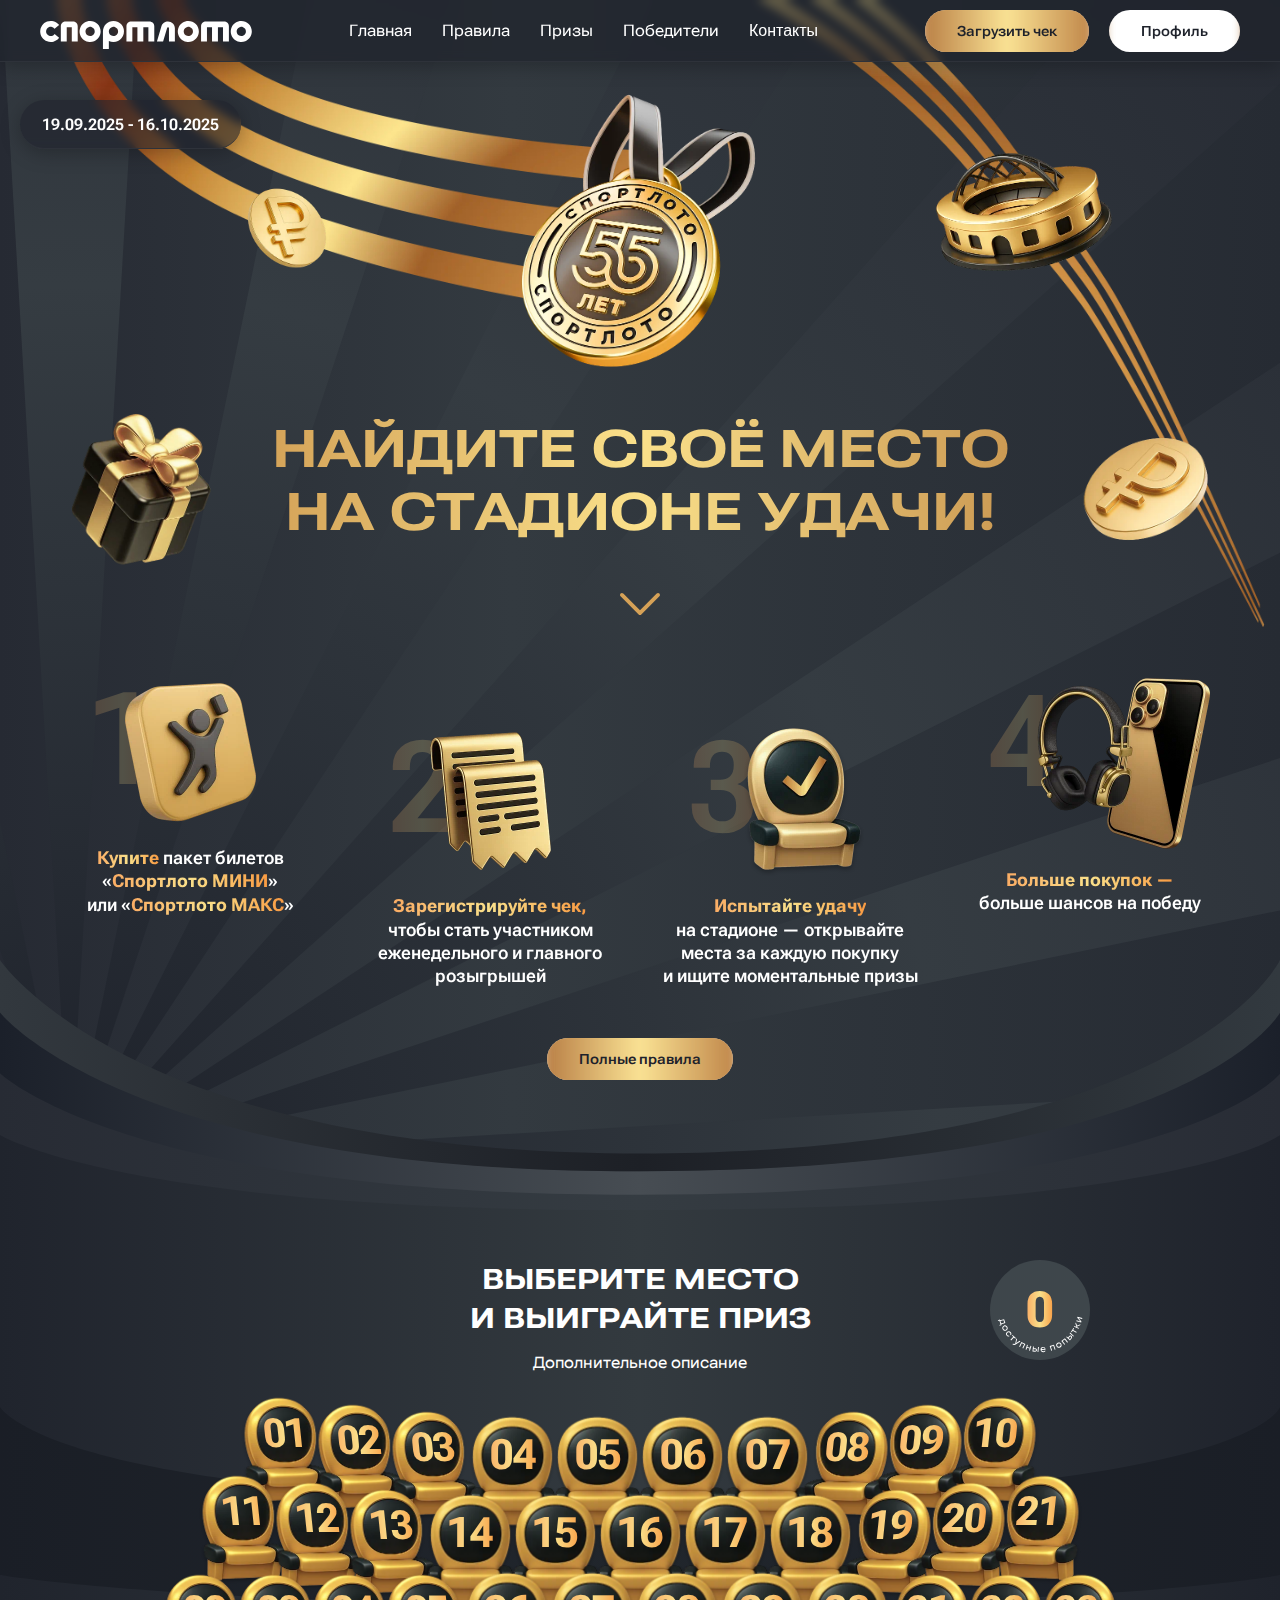
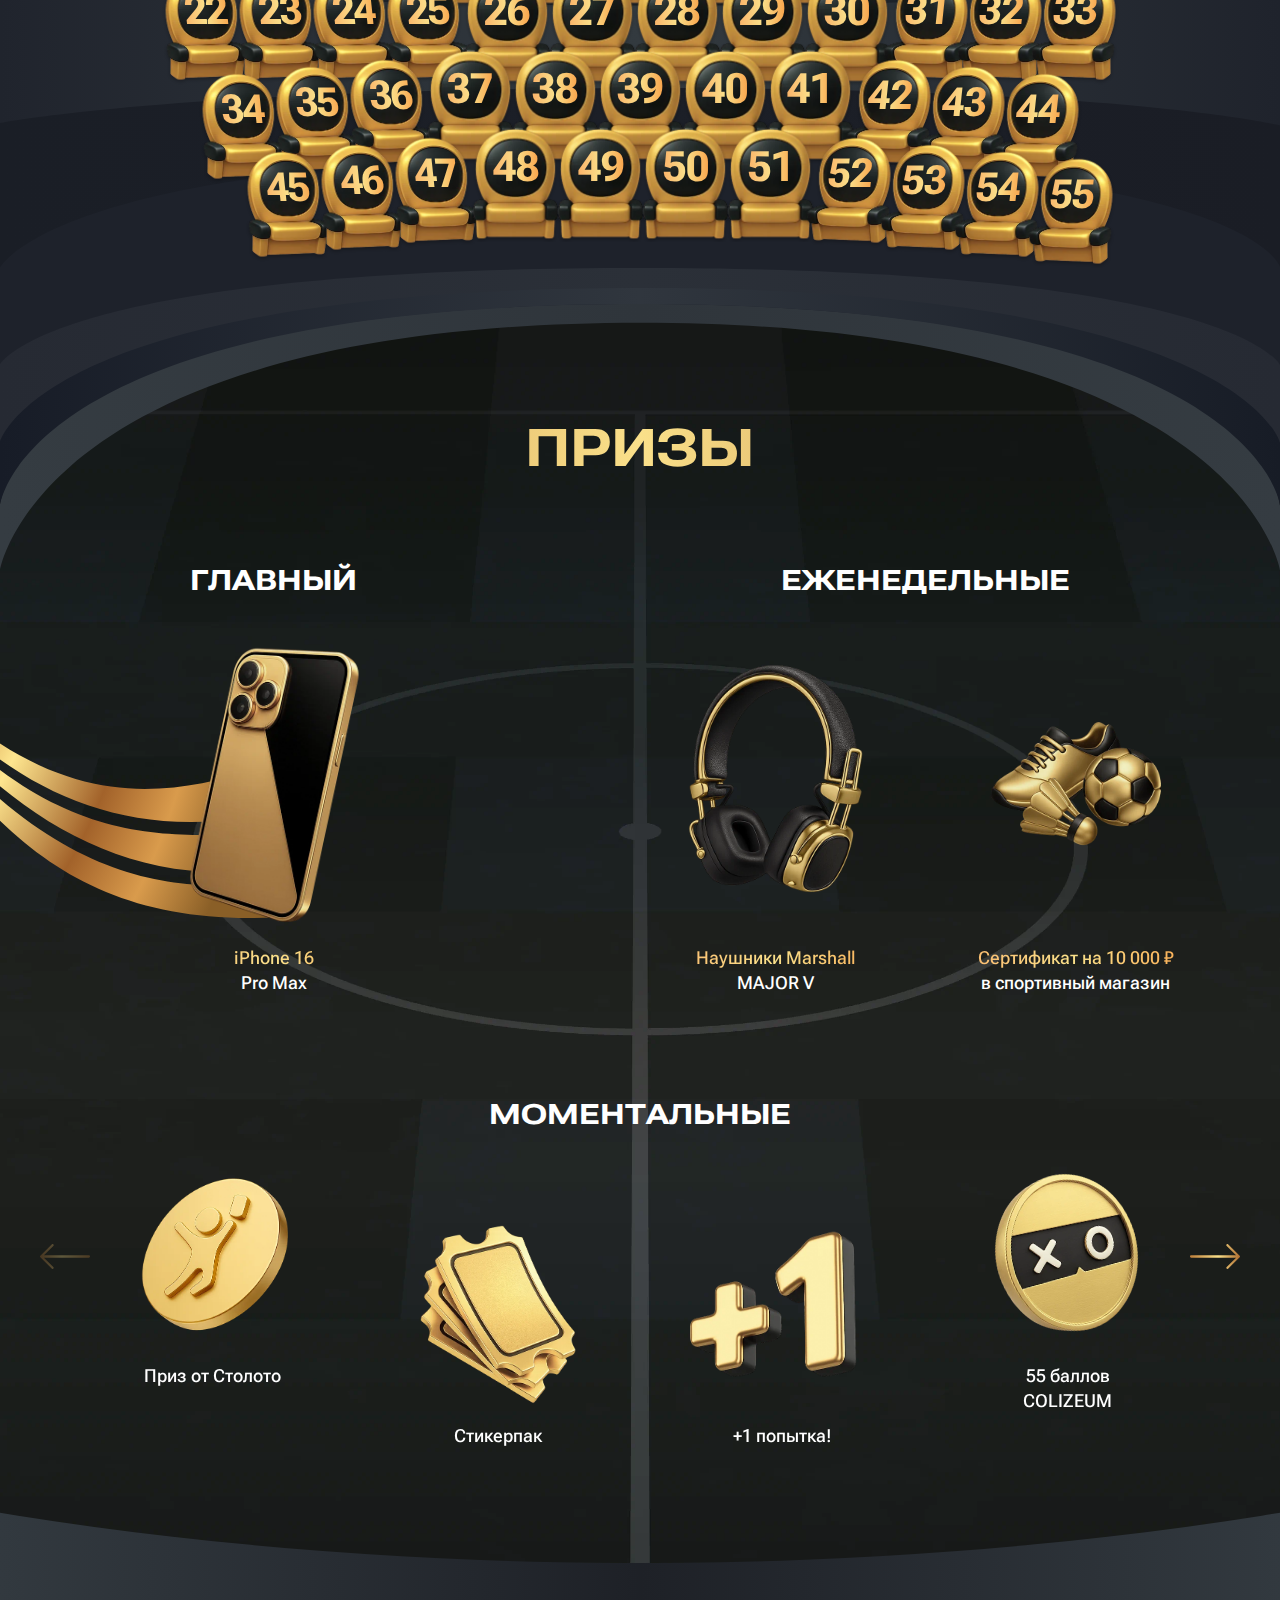
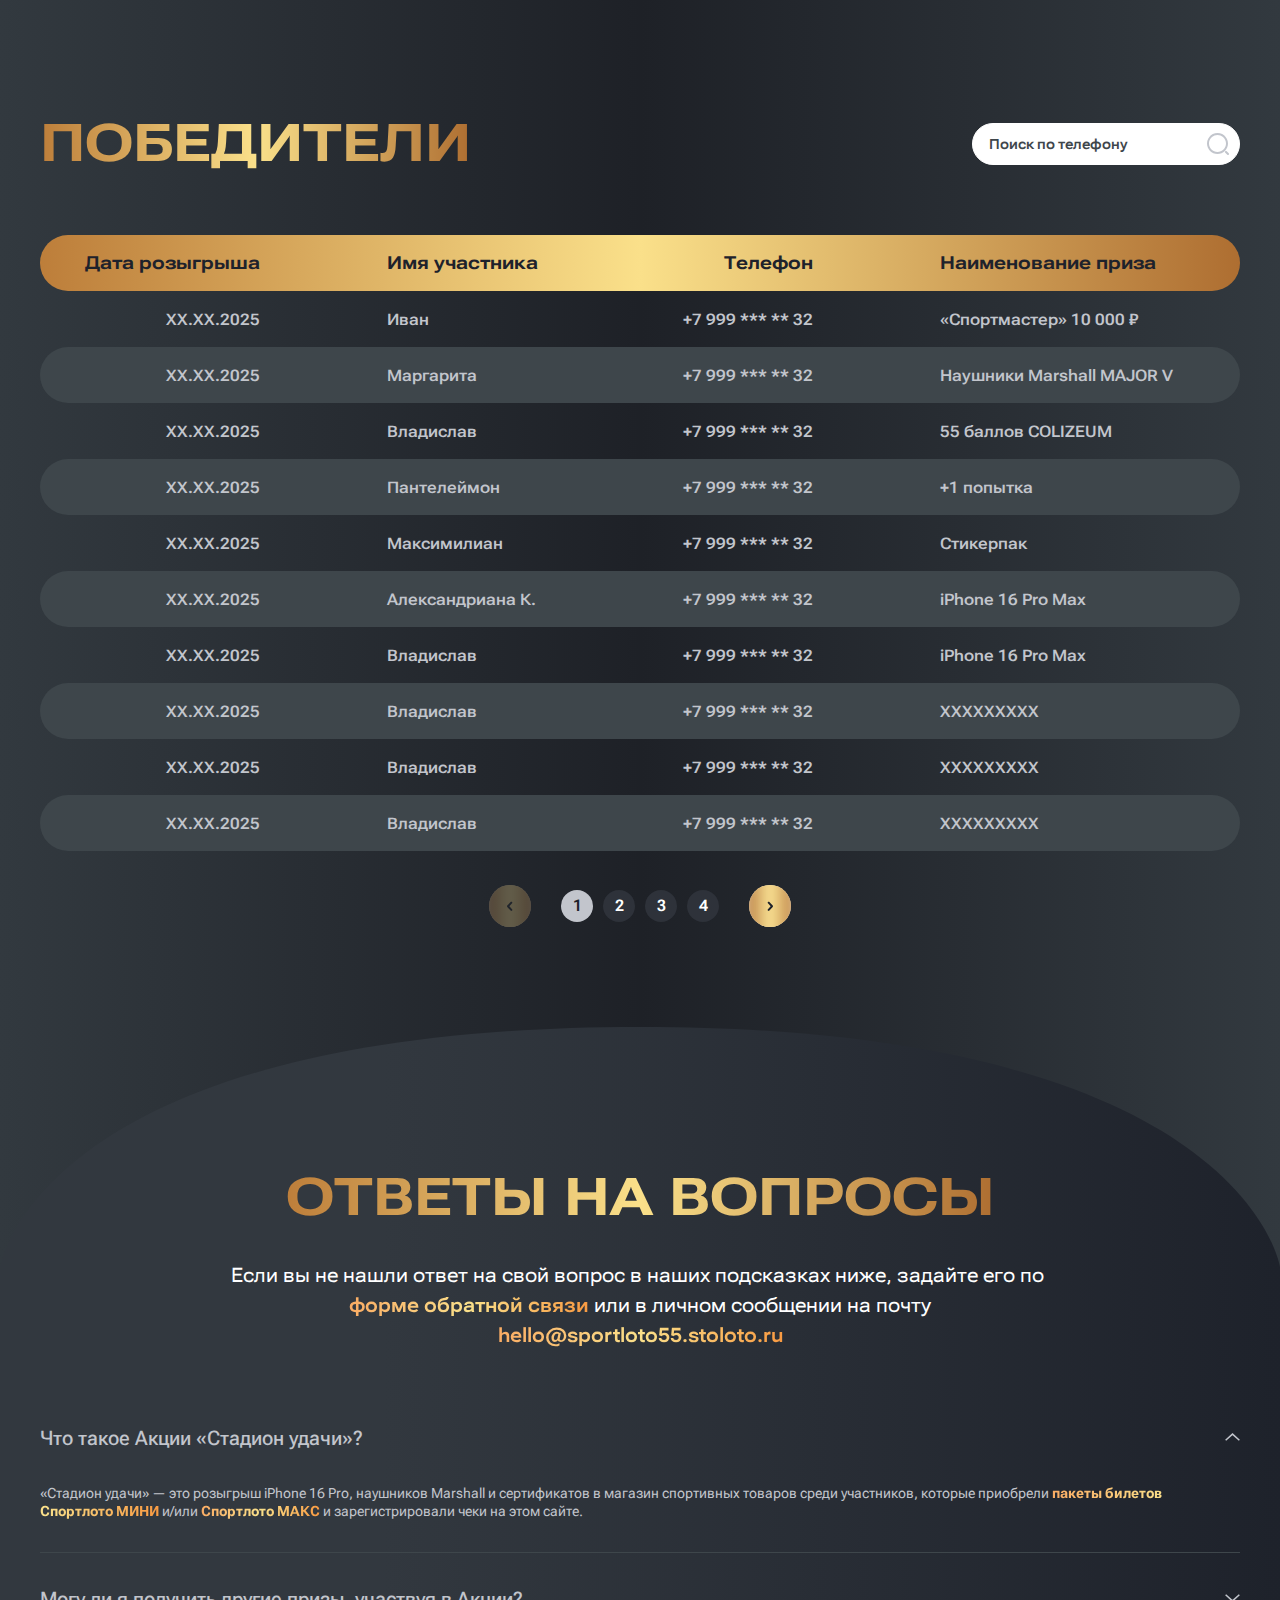
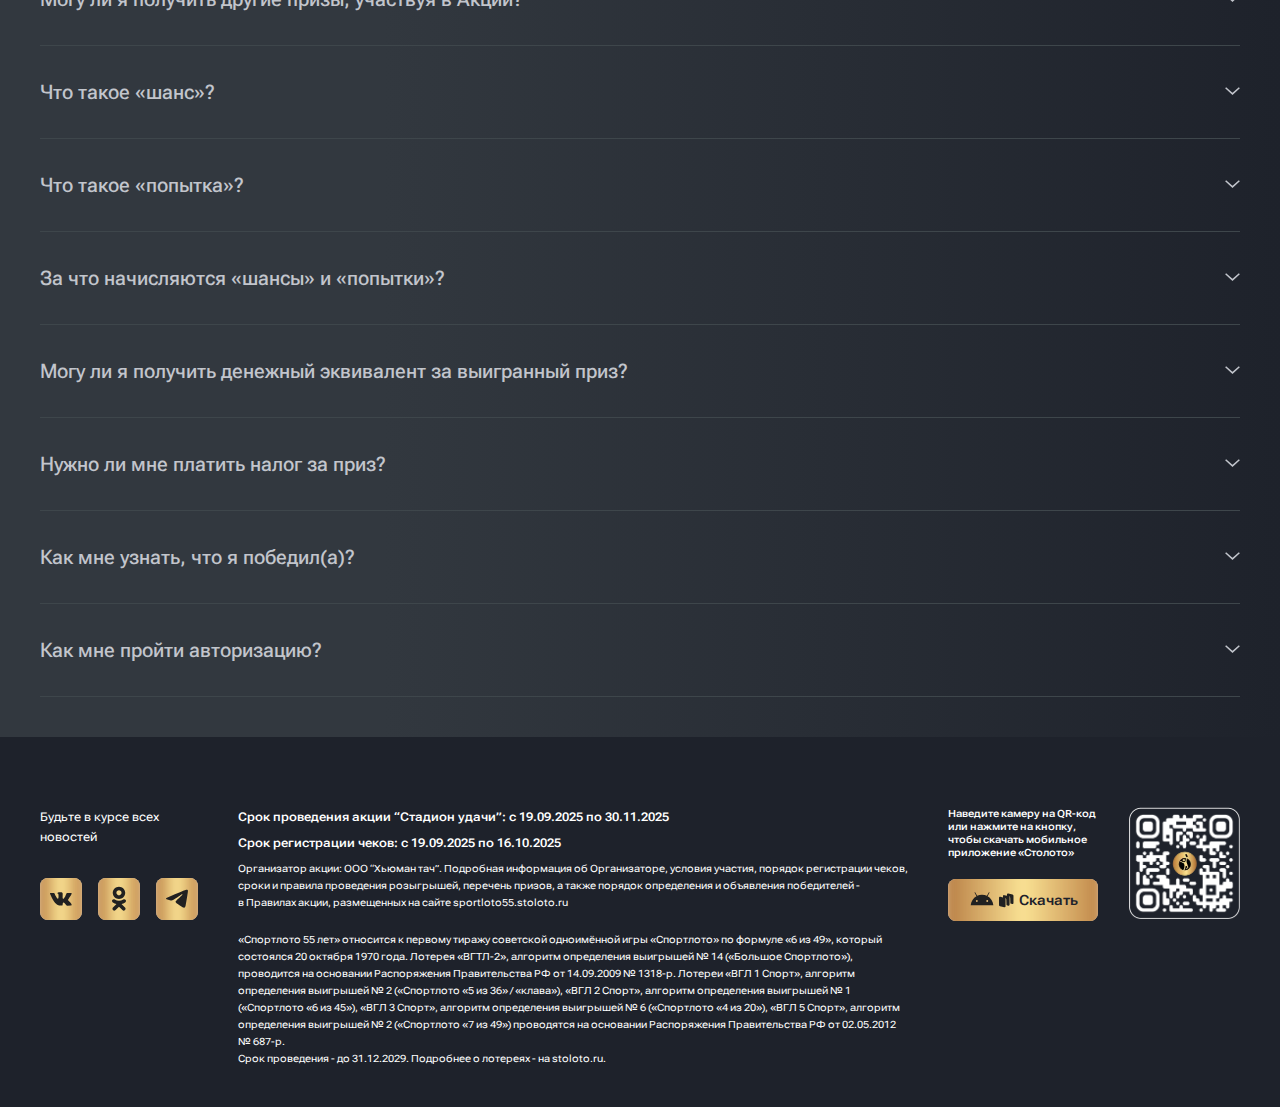
<file: index.html>
<!DOCTYPE html>
<html lang="ru">
  <head>
    <meta charset="utf-8" />
    <link rel="icon" type="image/x-icon" href="./assets/img/favicon.ico" />
    <meta name="theme-color" content="#2E323A" />
    <meta name="description" content="Спортлото - Найдите своё место на Стадионе Удачи!" />
    <meta http-equiv="X-UA-Compatible" content="IE=edge" />
    <meta name="viewport" content="width=device-width, initial-scale=1.0" />
    <link rel="stylesheet" href="https://cdn.jsdelivr.net/npm/swiper@11/swiper-bundle.min.css" />
    <link rel="stylesheet" type="text/css" href="./assets/css/dropzone.min.css" />
    <link rel="stylesheet" href="./assets/css/styles.min.css" />
    <title>Спортлото</title>
  </head>

  <body class="body">
    <!--PRELOADER-->
    <div class="preloader" data-preloader>
      <span>
        <img src="./assets/img/svg/logo.svg" alt="Спортлото" />
      </span>
    </div>

    <!--HEADER-->
    <header class="header">
      <div class="container">
        <a href="./" class="logo" aria-label="Спортлото">
          <img src="./assets/img/svg/logo.svg" alt="Спортлото" />
        </a>

        <nav class="navigation">
          <div class="animated-ring"></div>
          <ul class="menu">
            <li><a href="./#hero" class="menu__link" data-scrollto>Главная</a></li>
            <li><a href="./#instructions" class="menu__link" data-scrollto="50">Правила</a></li>
            <li><a href="./#prizes" class="menu__link" data-scrollto="-30">Призы</a></li>
            <li><a href="./#winners" class="menu__link" data-scrollto="0">Победители</a></li>
            <li><button type="button" class="menu__link" data-popup-open="callback">Контакты</button></li>
            <li class="header__buttons">
              <button class="button" data-popup-open="cheque"><span>Загрузить чек</span></button>
              <a href="./lk.html" class="button button--white"><span>Профиль</span></a>
            </li>
          </ul>
        </nav>

        <button class="button button--mobil" data-popup-open="cheque"><span>Загрузить чек</span></button>
        <button class="burger">
          <span>Меню бургер</span>
        </button>
      </div>
    </header>

    <main class="main">
      <!--HERO-->
      <section class="section section--hero" id="hero">
        <div class="animated-ring"></div>
        <div class="hero-background-images">
          <img src="./assets/img/hero/lines.webp" alt="" class="lines" />
          <img src="./assets/img/hero/stadium.webp" alt="" class="stadium" />
          <img src="./assets/img/hero/coin-left.webp" alt="" class="coin-left" />
          <img src="./assets/img/hero/coin.webp" alt="" class="coin" />
          <img src="./assets/img/hero/gift.webp" alt="" class="gift" />
        </div>
        <div class="container">
          <div class="event-date"><span>19.09.2025 - 16.10.2025</span></div>
          <div class="hero-title">
            <img src="./assets/img/hero/madal.webp" alt="" class="madal" />
            <h1 class="title title--h1 ta--c">
              Найдите своё&nbsp;место <br />
              на Стадионе Удачи!
            </h1>

            <a href="#stadion" class="scroll-down" data-scrollto>
              <img src="./assets/img/svg/scroll-down.svg" alt="" />
            </a>
          </div>

          <div class="instructionsWrapper" id="instructions">
            <ul class="instructions">
              <li>
                <img src="./assets/img/hero/info1.webp" alt="" />
                <p>
                  <b class="gradient-text">Купите</b> пакет билетов <br />«<b class="gradient-text">Спортлото МИНИ</b>» <br />
                  или&nbsp;«<b class="gradient-text">Спортлото МАКС</b>»
                </p>
              </li>
              <li>
                <img src="./assets/img/hero/info2.webp" alt="" />
                <p>
                  <b class="gradient-text">Зарегистрируйте чек,</b> <br />
                  чтобы стать участником еженедельного и&nbsp;главного розыгрышей
                </p>
              </li>
              <li>
                <img src="./assets/img/hero/info3.webp" alt="" />
                <p>
                  <b class="gradient-text">Испытайте удачу</b> <br />на&nbsp;стадионе — открывайте места за&nbsp;каждую покупку и&nbsp;ищите
                  моментальные призы
                </p>
              </li>
              <li>
                <img src="./assets/img/hero/info4.webp" alt="" />
                <p><b class="gradient-text">Больше покупок —</b> <br />больше шансов на&nbsp;победу</p>
              </li>
            </ul>
          </div>

          <div class="buttons ta--c">
            <a href="#" class="button"><span>Полные правила</span></a>
          </div>
        </div>
      </section>
      <div class="section-border section-border--bottom"></div>

      <!--STADION-->
      <!--Чтобы скрыть блок добавь класс "hidden" ( class="section section--stadion hidden" )-->
      <section class="section section--stadion" id="stadion">
        <div class="container">
          <div class="title-wrapper">
            <h2 class="title title--h2 ta--c white">Выберите место <br />и&nbsp;выиграйте приз</h2>
            <p class="subtitle">Дополнительное описание</p>
          </div>

          <div class="try">
            <span class="gradient-text">0</span>
          </div>

          <div class="stadion">
            <!--Заглушка-->
            <div class="stadion__closed">
              <h2 class="title title--h2 white">
                Для участия в акции <br />
                необходимо зарегистрироваться
              </h2>
              <button class="button" data-popup-open="register"><span>Зарегистрироваться</span></button>
            </div>

            <!--Выбор номера-->
            <div class="horisontal-scroll-area" data-stadion-scroll-area>
              <div class="stadion__seats" data-stadion></div>
            </div>
          </div>
        </div>
      </section>
      <div class="section-border section-border--top"></div>

      <!--PRIZES-->
      <section class="section section--prizes" id="prizes">
        <div class="container">
          <h2 class="title title--h1">Призы</h2>

          <ul class="prizes">
            <li>
              <h3 class="title title--h2 white">Главный</h3>
              <article class="prize">
                <div class="prize__image">
                  <img src="./assets/img/prizes/6.webp" alt="Спортлото" />
                </div>
                <p class="prize__text"><span class="gradient-text">iPhone&nbsp;16</span>Pro&nbsp;Max</p>
              </article>
            </li>
            <li>
              <h3 class="title title--h2 white">Еженедельные</h3>

              <article class="prize">
                <div class="prize__image">
                  <img src="./assets/img/prizes/7.webp" alt="Спортлото" width="175" />
                </div>
                <p class="prize__text"><span class="gradient-text">Наушники Marshall</span>MAJOR&nbsp;V</p>
              </article>

              <article class="prize">
                <div class="prize__image">
                  <img src="./assets/img/prizes/8.webp" alt="Спортлото" width="226" />
                </div>
                <p class="prize__text"><span class="gradient-text">Сертификат на&nbsp;10&nbsp;000 ₽ </span>в&nbsp;спортивный магазин</p>
              </article>
            </li>
          </ul>

          <div class="prizes-slider" data-slider data-slides-per-view="4,3,1" data-space-between="40,0,0">
            <h3 class="title title--h2 white">Моментальные</h3>

            <div class="swiper swiper--prizes">
              <div class="swiper-wrapper">
                <div class="swiper-slide">
                  <article class="prize">
                    <div class="prize__image">
                      <img src="./assets/img/prizes/2.webp" alt="Спортлото" width="180" />
                    </div>
                    <p class="prize__text">Приз от Столото</p>
                  </article>
                </div>
                <div class="swiper-slide">
                  <article class="prize">
                    <div class="prize__image">
                      <img src="./assets/img/prizes/3.webp" alt="Спортлото" width="180" />
                    </div>
                    <p class="prize__text">Cтикерпак</p>
                  </article>
                </div>
                <div class="swiper-slide">
                  <article class="prize">
                    <div class="prize__image">
                      <img src="./assets/img/prizes/1.webp" alt="Спортлото" width="250" />
                    </div>
                    <p class="prize__text">+1 попытка!</p>
                  </article>
                </div>
                <div class="swiper-slide">
                  <article class="prize">
                    <div class="prize__image prize__image--rotate">
                      <img src="./assets/img/prizes/4.webp" alt="Спортлото" width="180" />
                    </div>
                    <p class="prize__text">55 баллов<br />COLIZEUM</p>
                  </article>
                </div>
                <div class="swiper-slide">
                  <article class="prize">
                    <div class="prize__image">
                      <img src="./assets/img/prizes/1.webp" alt="Спортлото" width="250" />
                    </div>
                    <p class="prize__text">+1 шанс!</p>
                  </article>
                </div>
              </div>

              <button class="swiper-arrow" data-arrow-prev></button>
              <button class="swiper-arrow" data-arrow-next></button>
            </div>
          </div>
        </div>
      </section>

      <!--WINNERS-->
      <section class="section section--winners" id="winners">
        <div class="container">
          <div class="winners-filters">
            <h2 class="title title--h1">Победители</h2>
            <script>
              function onSearchFormSubmit(e) {
                e.preventDefault();
                alert('Форма поиска отправлена');
              }
            </script>

            <form action="#" class="form" novalidate onsubmit="onSearchFormSubmit(event)">
              <label class="label">
                <input type="tel" name="search" class="input input-search" autocomplete="off" required />
                <span class="label__text">Поиск по телефону</span>
              </label>
              <button class="input-icon">
                <img src="./assets/img/svg/search.svg" alt="" />
              </button>
            </form>
          </div>

          <table class="table">
            <thead class="gradient-bg">
              <tr>
                <th>Дата<span> розыгрыша</span></th>
                <th>Имя<span> участника</span></th>
                <th>Телефон</th>
                <th><span>Наименование</span> приз<span>а</span></th>
              </tr>
            </thead>
            <tbody>
              <tr>
                <td>ХХ.ХХ.2025</td>
                <td>Иван</td>
                <td>+7 999 *** ** 32</td>
                <td>«Спортмастер» 10 000 ₽</td>
              </tr>
              <tr>
                <td>ХХ.ХХ.2025</td>
                <td>Маргарита</td>
                <td>+7 999 *** ** 32</td>
                <td>Наушники Marshall MAJOR V</td>
              </tr>
              <tr>
                <td>ХХ.ХХ.2025</td>
                <td>Владислав</td>
                <td>+7 999 *** ** 32</td>
                <td>55 баллов COLIZEUM</td>
              </tr>
              <tr>
                <td>ХХ.ХХ.2025</td>
                <td>Пантелеймон</td>
                <td>+7 999 *** ** 32</td>
                <td>+1 попытка</td>
              </tr>
              <tr>
                <td>ХХ.ХХ.2025</td>
                <td>Максимилиан</td>
                <td>+7 999 *** ** 32</td>
                <td>Стикерпак</td>
              </tr>
              <tr>
                <td>ХХ.ХХ.2025</td>
                <td>Александриана К.</td>
                <td>+7 999 *** ** 32</td>
                <td>iPhone 16 Pro Max</td>
              </tr>
              <tr>
                <td>ХХ.ХХ.2025</td>
                <td>Владислав</td>
                <td>+7 999 *** ** 32</td>
                <td>iPhone 16 Pro Max</td>
              </tr>
              <tr>
                <td>ХХ.ХХ.2025</td>
                <td>Владислав</td>
                <td>+7 999 *** ** 32</td>
                <td>ХХХХХХХХХ</td>
              </tr>
              <tr>
                <td>ХХ.ХХ.2025</td>
                <td>Владислав</td>
                <td>+7 999 *** ** 32</td>
                <td>ХХХХХХХХХ</td>
              </tr>
              <tr>
                <td>ХХ.ХХ.2025</td>
                <td>Владислав</td>
                <td>+7 999 *** ** 32</td>
                <td>ХХХХХХХХХ</td>
              </tr>
            </tbody>
          </table>

          <ul class="pagination">
            <li>
              <button href="#" class="button button--prev" disabled>
                <img src="./assets/img/svg/prev.svg" alt="" />
              </button>
            </li>
            <li><a href="#" class="pagination-btn active">1</a></li>
            <li><a href="#" class="pagination-btn">2</a></li>
            <li><a href="#" class="pagination-btn">3</a></li>
            <li><a href="#" class="pagination-btn">4</a></li>
            <li>
              <button class="button button--next">
                <img src="./assets/img/svg/next.svg" alt="" />
              </button>
            </li>
          </ul>
        </div>
      </section>
      <div class="border border-bottom"></div>

      <!--SECTION FAQ-->
      <section class="section section--faq">
        <div class="container">
          <div class="title-wrapper">
            <h2 class="title title--h1">Ответы на вопросы</h2>
            <p class="subtitle">
              Если вы не нашли ответ на свой вопрос в&nbsp;наших подсказках ниже, задайте&nbsp;его&nbsp;по&nbsp;
              <b data-popup-open="callback">форме обратной связи</b>
              или&nbsp;в&nbsp;личном сообщении на&nbsp;почту
              <a href="mailto: hello@sportloto55.stoloto.ru"><b>hello@sportloto55.stoloto.ru</b></a>
            </p>
          </div>

          <ul class="faq" data-accordeons>
            <li class="accordeon">
              <div class="question" data-accordeon-toggle><p>Что такое Акции «Стадион удачи»?</p></div>
              <div class="answer">
                <div class="answer__content">
                  <p>
                    «Стадион удачи» — это розыгрыш iPhone&nbsp;16&nbsp;Pro, наушников Marshall и&nbsp;сертификатов в&nbsp;магазин спортивных товаров
                    среди участников, которые приобрели <b>пакеты билетов Спортлото&nbsp;МИНИ</b> и/или
                    <b>Спортлото&nbsp;МАКС</b> и&nbsp;зарегистрировали чеки на&nbsp;этом сайте.
                  </p>
                </div>
              </div>
            </li>
            <li class="accordeon">
              <div class="question" data-accordeon-toggle><p>Могу ли я получить другие призы, участвуя в&nbsp;Акции?</p></div>
              <div class="answer">
                <div class="answer__content">
                  <p>
                    Да! Помимо еженедельных розыгрышей вы сможете открыть ячейку на&nbsp;игровом поле «Стадион удачи» и&nbsp;получить моментальный
                    приз.
                  </p>
                  <p>Это могут быть:</p>
                  <ul>
                    <li>баллы в сеть киберспортивных клубов COLIZEUM;</li>
                    <li>промокоды от Столото;</li>
                    <li>юбилейный digital-стикерпак;</li>
                    <li>интересные факты о «Спортлото».</li>
                  </ul>
                  <p>А ещё моментальные призы могут давать дополнительные шансы и&nbsp;попытки для участия в&nbsp;розыгрыше.</p>
                </div>
              </div>
            </li>
            <li class="accordeon">
              <div class="question" data-accordeon-toggle><p>Что такое «шанс»?</p></div>
              <div class="answer">
                <div class="answer__content">
                  <p>
                    <b>Шанс</b> — это количество раз, которое ваше имя участвует в&nbsp;розыгрыше еженедельных и&nbsp;главного призов. Чем больше
                    шансов, тем выше вероятность выиграть.
                  </p>
                </div>
              </div>
            </li>
            <li class="accordeon">
              <div class="question" data-accordeon-toggle><p>Что такое «попытка»?</p></div>
              <div class="answer">
                <div class="answer__content">
                  <p>
                    <b>Попытка</b> — это возможность открыть ячейку на&nbsp;игровом поле и&nbsp;получить моментальный приз. Чем больше попыток, тем
                    больше призов вы сможете собрать.
                  </p>
                </div>
              </div>
            </li>
            <li class="accordeon">
              <div class="question" data-accordeon-toggle><p>За что начисляются «шансы» и&nbsp;«попытки»?</p></div>
              <div class="answer">
                <div class="answer__content">
                  <ul>
                    <li>
                      За покупку <b>пакета билетов Спортлото МИНИ</b> и&nbsp;регистрацию чека на&nbsp;сайте вы получаете 1&nbsp;шанс
                      и&nbsp;1&nbsp;попытку.
                    </li>
                    <li>За покупку <b>пакета билетов Спортлото МАКС</b> и&nbsp;регистрацию чека — 2 шанса и&nbsp;2&nbsp;попытки.</li>
                    <li>Дополнительно шансы и&nbsp;попытки можно найти в&nbsp;игровом поле.</li>
                  </ul>
                </div>
              </div>
            </li>
            <li class="accordeon">
              <div class="question" data-accordeon-toggle><p>Могу&nbsp;ли&nbsp;я получить денежный эквивалент за&nbsp;выигранный приз?</p></div>
              <div class="answer">
                <div class="answer__content">
                  <p>Нет, все выигрыши выдаются только в&nbsp;виде призов, указанных в&nbsp;правилах акции.</p>
                </div>
              </div>
            </li>
            <li class="accordeon">
              <div class="question" data-accordeon-toggle><p>Нужно ли мне платить налог за&nbsp;приз?</p></div>
              <div class="answer">
                <div class="answer__content">
                  <p>
                    Нет, в&nbsp;случае вашего выигрыша оплату налога на&nbsp;приз мы берём на&nbsp;себя. Необходимо только подписать акт
                    и&nbsp;предоставить запрашиваемые документы.
                  </p>
                </div>
              </div>
            </li>
            <li class="accordeon">
              <div class="question" data-accordeon-toggle><p>Как мне узнать, что я&nbsp;победил(а)?</p></div>
              <div class="answer">
                <div class="answer__content">
                  <p>
                    Результаты розыгрышей публикуются в&nbsp;разделе <b>«Победители»</b> на&nbsp;главной странице сайта. Также вы можете проверить
                    информацию в&nbsp;<b>личном&nbsp;кабинете:</b>
                  </p>
                  <ul>
                    <li>сколько у&nbsp;вас шансов и&nbsp;попыток;</li>
                    <li>какие моментальные призы вы уже получили;</li>
                    <li>стали ли&nbsp;вы победителем еженедельного или главного розыгрыша.</li>
                  </ul>
                </div>
              </div>
            </li>
            <li class="accordeon">
              <div class="question" data-accordeon-toggle><p>Как мне пройти авторизацию?</p></div>
              <div class="answer">
                <div class="answer__content">
                  <p>
                    Для авторизации используйте <b>тот&nbsp;же&nbsp;номер телефона</b>, который вы указывали при&nbsp;покупке билетов Спортлото МИНИ
                    или Спортлото МАКС на&nbsp;сайте или в&nbsp;приложении Столото.
                  </p>
                </div>
              </div>
            </li>
          </ul>
        </div>
      </section>
    </main>

    <!--FOOTER-->
    <footer class="footer" id="footer">
      <div class="container">
        <div class="footer__socilas">
          <p>Будьте в курсе всех <br />новостей</p>
          <ul class="socials">
            <li>
              <a href="#" class="button button--social" target="_blank">
                <img src="./assets/img/svg/vk.svg" alt="" />
              </a>
            </li>
            <li>
              <a href="#" class="button button--social" target="_blank">
                <img src="./assets/img/svg/ok.svg" alt="" />
              </a>
            </li>
            <li>
              <a href="#" class="button button--social" target="_blank">
                <img src="./assets/img/svg/telegram.svg" alt="" />
              </a>
            </li>
          </ul>
        </div>

        <div class="footer__qr">
          <div class="text">
            <p>
              Наведите камеру на&nbsp;QR-код <br />
              или нажмите на&nbsp;кнопку, <br />
              чтобы скачать мобильное <br />
              приложение «Столото»
            </p>

            <a href="#" class="button button--download" download>
              <img src="./assets/img/svg/android.svg" alt="" />
              <span>Скачать</span>
            </a>
          </div>

          <img src="./assets/img/qr.webp" alt="" class="qr-code" />
        </div>

        <div class="footer__description">
          <p>
            <span>Срок проведения акции “Стадион удачи”: с&nbsp;19.09.2025 по&nbsp;30.11.2025</span>
            <span>Срок регистрации чеков: с&nbsp;19.09.2025 по&nbsp;16.10.2025</span>
            Организатор акции: ООО “Хьюман тач”. Подробная информация об&nbsp;Организаторе, условия участия, порядок регистрации чеков, сроки
            и&nbsp;правила проведения розыгрышей, перечень призов, а&nbsp;также порядок определения и&nbsp;объявления победителей - в&nbsp;Правилах
            акции, размещенных на&nbsp;сайте <a href="https://sportloto55.stoloto.ru/" target="_blank">sportloto55.stoloto.ru</a>
          </p>
          <p>
            «Спортлото 55&nbsp;лет» относится к&nbsp;первому тиражу советской одноимённой игры «Спортлото» по&nbsp;формуле «6&nbsp;из&nbsp;49»,
            который состоялся 20&nbsp;октября 1970&nbsp;года. Лотерея «ВГТЛ-2», алгоритм определения выигрышей №&nbsp;14 («Большое Спортлото»),
            проводится на&nbsp;основании Распоряжения Правительства РФ от&nbsp;14.09.2009 №&nbsp;1318-р. Лотереи «ВГЛ&nbsp;1&nbsp;Спорт», алгоритм
            определения выигрышей №&nbsp;2 («Спортлото «5&nbsp;из&nbsp;36» / «клава»), «ВГЛ&nbsp;2&nbsp;Спорт», алгоритм определения выигрышей
            №&nbsp;1 («Спортлото «6&nbsp;из&nbsp;45»), «ВГЛ&nbsp;3&nbsp;Спорт», алгоритм определения выигрышей №&nbsp;6 («Спортлото
            «4&nbsp;из&nbsp;20»), «ВГЛ&nbsp;5&nbsp;Спорт», алгоритм определения выигрышей №&nbsp;2 («Спортлото «7&nbsp;из&nbsp;49») проводятся
            на&nbsp;основании Распоряжения Правительства РФ от&nbsp;02.05.2012 №&nbsp;687-р. <br />Срок проведения - до&nbsp;31.12.2029. Подробнее
            о&nbsp;лотереях - на <a href="https://www.stoloto.ru/" target="_blank">stoloto.ru</a>.
          </p>
        </div>
      </div>
    </footer>

    <!--POPUPS-->
    <div class="backdrop" data-backdrop>
      <div class="popup" data-popup>
        <!--LOGIN POPUP-->
        <div class="popup-content" id="login">
          <button class="popup-close" data-popup-close></button>

          <h2 class="subtitle">Введите номер телефона, который вы указали при&nbsp;покупке набора</h2>

          <!--Login form-->
          <script>
            function onLoginFormSubmit(e) {
              e.preventDefault();
              alert('Отправлена форма логина!');
            }
          </script>
          <form action="#" class="form" novalidate onsubmit="onLoginFormSubmit(event)">
            <label class="label">
              <input type="tel" name="phone" class="input" required />
              <span class="label__text">Номер телефона</span>
            </label>
            <fieldset>
              <label class="label">
                <input type="checkbox" name="confirm_age" class="checkbox" required />
                <p class="label__text">
                  <span> Продолжая пользоваться сайтом, вы <br />подтверждаете, что вам исполнилось 18 лет </span>
                </p>
              </label>
              <label class="label">
                <input type="checkbox" name="consent_personal_data" class="checkbox" required />
                <p class="label__text">
                  <span>
                    Я даю согласие на&nbsp;обработку моих <a href="#" class="gradient-text">персональных данных</a> в&nbsp;соответствии
                    с&nbsp;Федеральным законом №152-ФЗ «О&nbsp;персональных данных»
                  </span>
                </p>
              </label>
              <label class="label">
                <input type="checkbox" name="accept_terms" class="checkbox" required />
                <p class="label__text">
                  <span>
                    Я ознакомлен(а) и соглашаюсь с <a href="#" class="gradient-text">Политикой конфиденциальности</a> и
                    <a href="#" class="gradient-text">Правилами <br />использования сайта.</a>
                  </span>
                </p>
              </label>
            </fieldset>
            <button type="submit" class="button full"><span>Войти</span></button>
          </form>
        </div>

        <!--CHEQUE POPUP-->
        <div class="popup-content" id="cheque">
          <button class="popup-close" data-popup-close></button>
          <h2 class="title title--h2 white ta--c">Регистрация чека</h2>
          <ul class="register-check-list">
            <li>
              <p>Зайдите на почту, указанную при регистрации на сайте / в&nbsp;приложении Столото и&nbsp;найдите&nbsp;кассовый чек</p>
              <span>Также кассовый чек можно получить в&nbsp;приложении банка, с&nbsp;которого совершена покупка</span>
            </li>
            <li>
              <p>Сделайте скрин</p>
              <span>Скрин должен быть полным и&nbsp;содержать:</span>
              <ul>
                <li>информацию о продавце</li>
                <li>перечень купленных продуктов</li>
                <li>QR код</li>
              </ul>
            </li>
            <li>
              <p>Нажмите «Загрузить»</p>
            </li>
            <li>
              <p>Выберете скрин нужного чека и&nbsp;ожидайте проверки</p>
            </li>
          </ul>

          <button type="button" class="button full" data-popup-open="cheque-load">
            <span>Загрузить</span>
          </button>
        </div>

        <!--CHEQUE LOAD POPUP-->
        <div class="popup-content" id="cheque-load">
          <button class="popup-close" data-popup-close></button>

          <h2 class="title title--h2 white">Регистрация чека</h2>

          <!--cheque load form-->
          <script>
            function onChequeLoadFormSubmit(e) {
              e.preventDefault();
              window.popup.open('cheque-success');
            }
          </script>

          <form action="#" class="dropzone" id="my-dropzone"></form>

          <button type="submit" class="button full" onClick="onChequeLoadFormSubmit(event)">
            <span>Загрузить</span>
          </button>

          <button type="button" class="link" data-popup-open="cheque-in-self">Ввести данные чека вручную</button>
        </div>

        <!--CHEQUE-IN SELF POPUP-->
        <div class="popup-content" id="cheque-in-self">
          <button class="popup-close" data-popup-close></button>
          <h2 class="title title--h2 white">Ввод данных чека</h2>
          <p class="popup-text">Внимательно введите <br />данные чека в&nbsp;поля ниже</p>

          <!--Login form-->
          <script>
            function onChequeSelfFormSubmit(e) {
              e.preventDefault();
              window.popup.open('cheque-success');
            }
          </script>
          <form action="#" class="form" novalidate onsubmit="onChequeSelfFormSubmit(event)">
            <label class="label">
              <input type="text" name="fn" class="input" required placeholder="" />
              <span class="label__text">ФН</span>
            </label>

            <label class="label">
              <input type="text" name="fd" class="input" required placeholder="" />
              <span class="label__text">ФД</span>
            </label>

            <label class="label">
              <input type="text" name="fp" class="input" required placeholder="" />
              <span class="label__text">ФП</span>
            </label>

            <label class="label">
              <input type="date" name="date" class="input" required />
              <span class="label__text">Дата покупки</span>
            </label>

            <label class="label">
              <input type="time" name="time" class="input" required />
              <span class="label__text">Время покупки</span>
            </label>

            <label class="label">
              <input type="number" name="summa" class="input" required placeholder="" />
              <span class="label__text">Сумма покупки</span>
            </label>

            <button type="submit" class="button full"><span>Отправить</span></button>
          </form>

          <button type="button" class="link" data-popup-open="cheque-load">Попробовать снова загрузить фото</button>
        </div>

        <!--CHEQUE SUCCESS POPUP-->
        <div class="popup-content" id="cheque-success">
          <button class="popup-close" data-popup-close></button>
          <img src="./assets/img/svg/checkbox-full.svg" alt="" class="popup-image" />
          <h2 class="title title--h2">Ваш чек зарегистрирован</h2>
          <p class="subtitle">
            <b>Следите за&nbsp;его статусом <br />в&nbsp;своём личном кабинете.</b>
          </p>

          <button type="button" class="button full" data-popup-close><span>Закрыть</span></button>
        </div>

        <!--CALLBACK POPUP-->
        <div class="popup-content" id="callback">
          <button class="popup-close" data-popup-close></button>

          <h2 class="title title--h2 white">Обратная связь</h2>

          <!--callback form-->
          <script>
            function onCallbackFormSubmit(e) {
              e.preventDefault();
              window.popup.open('callback-success');
            }
          </script>
          <form action="#" class="form" novalidate onsubmit="onCallbackFormSubmit(event)">
            <label class="label">
              <input type="text" name="name" class="input" required />
              <span class="label__text">Имя</span>
            </label>

            <label class="label">
              <input type="tel" name="phone" class="input" required />
              <span class="label__text">Телефон</span>
            </label>

            <label class="label">
              <input type="email" name="email" class="input" required />
              <span class="label__text">E-mail</span>
            </label>

            <label class="label">
              <div class="select">
                <select name="week" class="input input--select placeholder" required>
                  <option value="" disabled selected hidden>Тема обращения</option>
                  <option value="Неделя 1">Тема 1</option>
                  <option value="Неделя 2">Тема 2</option>
                  <option value="Неделя 3">Тема 3</option>
                </select>
                <span class="input-icon">
                  <svg width="16" height="9" viewBox="0 0 16 9" fill="none" xmlns="http://www.w3.org/2000/svg">
                    <path d="M8 9L0.205769 4.3915e-07L15.7942 1.80194e-06L8 9Z" fill="#1E222B" />
                  </svg>
                </span>
              </div>
            </label>

            <label class="label">
              <textarea name="message" class="input input--textarea" required></textarea>
              <span class="label__text">Текст сообщения</span>
            </label>

            <fieldset>
              <label class="label">
                <input type="checkbox" name="agree" class="checkbox" required />
                <p class="label__text">
                  <span>
                    Я даю согласие на обработку моих персональных данных в&nbsp;соответствии с&nbsp;
                    <a href="/assets/pdf/rules.pdf?v=2" class="gradient-text">Политикой конфиденциальности</a>
                  </span>
                </p>
              </label>
            </fieldset>

            <button type="submit" class="button full"><span>Отправить</span></button>
          </form>
        </div>

        <!--CALLBACK POPUP SUCCESS-->
        <div class="popup-content" id="callback-success">
          <button class="popup-close" data-popup-close></button>
          <img src="./assets/img/svg/checkbox-full.svg" alt="" class="popup-image" />
          <h2 class="title title--h2">Спасибо!</h2>
          <p class="subtitle">Ваше сообщение отправлено</p>
          <button type="button" class="button full" data-popup-close><span>Закрыть</span></button>
        </div>

        <!--PRIZE ONE-CHANCE POPUP-->
        <div class="popup-content" id="one-chance">
          <button class="popup-close" data-popup-close></button>
          <img src="./assets/img/prizes/1.webp" alt="" class="popup-image" />
          <h2 class="title title--h2">+1 шанс!</h2>
          <p class="subtitle">Ура! Ваши шансы на победу в&nbsp;главном розыгрыше повысились</p>
          <div class="buttons">
            <button type="button" class="button full" data-popup-close><span>Супер!</span></button>
          </div>
        </div>

        <!--PRIZE ONE-TRY POPUP-->
        <div class="popup-content" id="one-try">
          <button class="popup-close" data-popup-close></button>
          <img src="./assets/img/prizes/1.webp" alt="" class="popup-image" />
          <h2 class="title title--h2">+1 попытка!</h2>
          <p class="subtitle">Откройте ещё одно место, чтобы испытать удачу снова ;)</p>
          <div class="buttons">
            <button type="button" class="button full" data-popup-close><span>Супер!</span></button>
          </div>
        </div>

        <!--PRIZE STOLOTO POPUP-->
        <div class="popup-content" id="stoloto">
          <button class="popup-close" data-popup-close></button>
          <img src="./assets/img/prizes/2.webp" alt="" class="popup-image" />
          <h2 class="title title--h2">приз от Столото</h2>
          <p class="subtitle">Активируйте Промокод в&nbsp;приложении «Столото»</p>
          <p class="promokod">WX-231309RTP</p>
          <div class="buttons">
            <a href="#" class="button full" target="_blank"><span>Смотреть инструкцию</span></a>
          </div>
        </div>

        <!--PRIZE STICKER-PACK POPUP-->
        <div class="popup-content" id="sticker-pack">
          <button class="popup-close" data-popup-close></button>
          <img src="./assets/img/prizes/3.webp" alt="" class="popup-image" />
          <h2 class="title title--h2">Стикерпак</h2>
          <p class="subtitle">Получите юбилейный стикерпак и&nbsp;делитесь им&nbsp;с&nbsp;друзьями!</p>
          <div class="buttons">
            <a hef="#" class="button full"><span>Установить</span></a>
          </div>
        </div>

        <!--PRIZE COLIZEUM POPUP-->
        <div class="popup-content" id="colizeum">
          <button class="popup-close" data-popup-close></button>
          <img src="./assets/img/prizes/4.webp" alt="" class="popup-image" />
          <h2 class="title title--h2">55 баллов <br />Colizeum</h2>
          <p class="subtitle">Награда для любителей киберспорта! <br />Обменяйте баллы на&nbsp;игровое&nbsp;время</p>
          <p class="promokod">WX-231309RTP</p>
          <div class="buttons">
            <a hef="#" class="button full"><span>Смотреть инструкцию</span></a>
          </div>
        </div>

        <!--PRIZE KNOWLEDGE-POWER POPUP-->
        <div class="popup-content" id="knowledge-power">
          <button class="popup-close" data-popup-close></button>
          <img src="./assets/img/prizes/5.webp" alt="" class="popup-image" />
          <h2 class="title title--h2">Знание = сила!</h2>
          <p class="subtitle">
            А&nbsp;вы&nbsp;знали, что&nbsp;1\4&nbsp;расходов на&nbsp;Олимпиаду-80&nbsp;была покрыта продажей билетов «Спортлото»? Выигрываете вы,
            выигрывает спорт!
          </p>
          <p class="popup-text">Теперь вы&nbsp;точно знаете, что&nbsp;приз спрятан в&nbsp;другом месте и&nbsp;стали ближе к&nbsp;награде</p>
          <div class="buttons">
            <button type="button" hef="#" class="button full" data-popup-close><span>Закрыть</span></button>
          </div>
        </div>

        <!--PRIZE CERTIFICATE POPUP-->
        <div class="popup-content" id="certificate">
          <button class="popup-close" data-popup-close></button>
          <img src="./assets/img/prizes/8.webp" alt="" class="popup-image" />
          <h2 class="title title--h2">Сертификат</h2>
          <p class="subtitle">
            Поздравляем, ты выиграл сертификат в&nbsp;магазин спортивных товаров! В&nbsp;ближайшее время с&nbsp;тобой свяжутся по&nbsp;электронной
            почте.
          </p>
          <div class="buttons">
            <button type="button" hef="#" class="button full" data-popup-close><span>Закрыть</span></button>
          </div>
        </div>

        <!--PRIZE HEADPHONES POPUP-->
        <div class="popup-content" id="headphones">
          <button class="popup-close" data-popup-close></button>
          <img src="./assets/img/prizes/7.webp" alt="" class="popup-image popup-image--vertical" />
          <h2 class="title title--h2">Наушники</h2>
          <p class="subtitle">
            Поздравляем, ты выиграл наушники Marshall MAJOR V! В&nbsp;ближайшее время с&nbsp;тобой свяжутся по&nbsp;электронной почте.
          </p>
          <div class="buttons">
            <button type="button" hef="#" class="button full" data-popup-close><span>Закрыть</span></button>
          </div>
        </div>

        <!--PRIZE IPHONE POPUP-->
        <div class="popup-content" id="iphone">
          <button class="popup-close" data-popup-close></button>
          <img src="./assets/img/prizes/6.webp" alt="" class="popup-image popup-image--vertical" />
          <h2 class="title title--h2">iPhone 16</h2>
          <p class="subtitle">
            Поздравляем, ты выиграл iPhone&nbsp;16&nbsp;Pro&nbsp;Max! В&nbsp;ближайшее время с&nbsp;тобой свяжутся по&nbsp;электронной почте.
          </p>
          <div class="buttons">
            <button type="button" hef="#" class="button full" data-popup-close><span>Закрыть</span></button>
          </div>
        </div>
      </div>
    </div>

    <script src="https://cdn.jsdelivr.net/npm/swiper@11/swiper-bundle.min.js"></script>
    <script src="./assets/js/dropzone.min.js"></script>
    <script src="./assets/js/forms.js" type="module"></script>
    <script src="./assets/js/scripts.js" type="module"></script>

    <script>
      Dropzone.autoDiscover = false;

      const dz = new Dropzone('#my-dropzone', {
        url: '#',
        autoProcessQueue: false,
        uploadMultiple: false,
        maxFiles: 1,
        thumbnailWidth: 315,
        thumbnailHeight: 200,
        addRemoveLinks: true,
        clickable: true,
        acceptedFiles: 'image/*',
        dictDefaultMessage: 'Перетащите фото чека или нажмите для выбора',
        dictRemoveFile: 'Удалить',
      });

      dz.on('maxfilesexceeded', function (file) {
        this.removeAllFiles();
        this.addFile(file);
      });
    </script>
  </body>
</html>
</file>
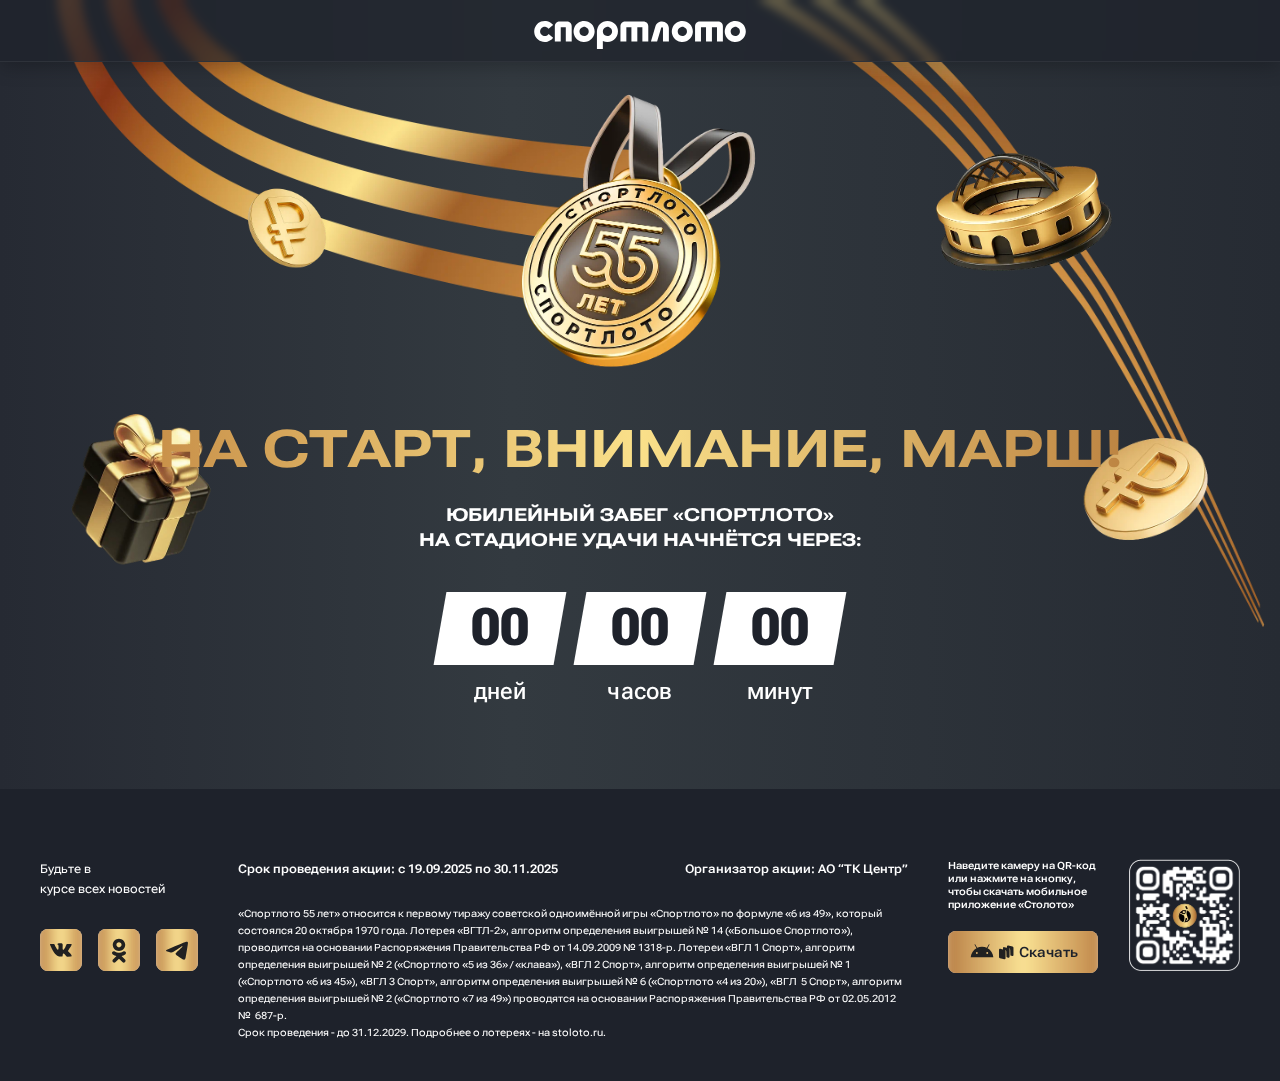
<file: countdown.html>
<!DOCTYPE html>
<html lang="ru">
  <head>
    <meta charset="utf-8" />
    <link rel="icon" type="image/x-icon" href="./assets/img/favicon.ico" />
    <meta name="theme-color" content="#2E323A" />
    <meta name="description" content="Спортлото - Найдите своё место на Стадионе Удачи!" />
    <meta http-equiv="X-UA-Compatible" content="IE=edge" />
    <meta name="viewport" content="width=device-width, initial-scale=1.0" />
    <link rel="stylesheet" href="https://cdn.jsdelivr.net/npm/swiper@11/swiper-bundle.min.css" />
    <link rel="stylesheet" type="text/css" href="./assets/css/dropzone.min.css" />
    <link rel="stylesheet" href="./assets/css/styles.min.css" />
    <title>Спортлото</title>
  </head>

  <body class="body">
    <!--PRELOADER-->
    <div class="preloader" data-preloader>
      <span>
        <img src="./assets/img/svg/logo.svg" alt="Спортлото" />
      </span>
    </div>

    <!--HEADER-->
    <header class="header">
      <div class="container ta--c">
        <a href="./" class="logo" aria-label="Спортлото">
          <img src="./assets/img/svg/logo.svg" alt="Спортлото" />
        </a>
      </div>
    </header>

    <main class="main">
      <!--HERO-->
      <section class="section section--hero">
        <div class="hero-background-images">
          <img src="./assets/img/hero/lines.webp" alt="" class="lines" />
          <img src="./assets/img/hero/stadium.webp" alt="" class="stadium" />
          <img src="./assets/img/hero/coin-left.webp" alt="" class="coin-left" />
          <img src="./assets/img/hero/coin.webp" alt="" class="coin" />
          <img src="./assets/img/hero/gift.webp" alt="" class="gift" />
        </div>
        <div class="container">
          <div class="hero-title">
            <img src="./assets/img/hero/madal.webp" alt="" class="madal" />
            <h1 class="title title--h1 ta--c">На старт, внимание, марш!</h1>
          </div>
          <div class="countdown">
            <h2 class="title title--h3 white">Юбилейный забег «Спортлото» <br />на Стадионе Удачи начнётся через:</h2>
            <ul>
              <li>
                <div><span data-days>00</span></div>
                <p>дней</p>
              </li>
              <li>
                <div><span data-hours>00</span></div>
                <p>часов</p>
              </li>
              <li>
                <div><span data-minutes>00</span></div>
                <p>минут</p>
              </li>
              <!-- <li>
                <div><span data-seconds>00</span></div>
                <p>секунд</p>
              </li> -->
            </ul>
          </div>
        </div>
      </section>
    </main>

    <!--FOOTER-->
    <footer class="footer" id="footer">
      <div class="container">
        <div class="footer__socilas">
          <p>Будьте в <br />курсе всех новостей</p>
          <ul class="socials">
            <li>
              <a href="#" class="button button--social" target="_blank">
                <img src="./assets/img/svg/vk.svg" alt="" />
              </a>
            </li>
            <li>
              <a href="#" class="button button--social" target="_blank">
                <img src="./assets/img/svg/ok.svg" alt="" />
              </a>
            </li>
            <li>
              <a href="#" class="button button--social" target="_blank">
                <img src="./assets/img/svg/telegram.svg" alt="" />
              </a>
            </li>
          </ul>
        </div>

        <div class="footer__qr">
          <div class="text">
            <p>
              Наведите камеру на&nbsp;QR-код <br />
              или нажмите на&nbsp;кнопку, <br />
              чтобы скачать мобильное <br />
              приложение «Столото»
            </p>

            <a href="#" class="button button--download" download>
              <img src="./assets/img/svg/android.svg" alt="" />
              <span>Скачать</span>
            </a>
          </div>

          <img src="./assets/img/qr.webp" alt="" class="qr-code" />
        </div>

        <div class="footer__description">
          <span>Срок проведения акции: с 19.09.2025 по 30.11.2025</span>
          <span>Организатор акции: АО “ТК Центр”</span>
          <p>
            «Спортлото 55 лет» относится к первому тиражу советской одноимённой игры «Спортлото» по формуле «6 из 49», который состоялся 20 октября
            1970&nbsp;года. Лотерея&nbsp;«ВГТЛ-2», алгоритм определения выигрышей №&nbsp;14 («Большое Спортлото»), проводится на&nbsp;основании
            Распоряжения Правительства РФ от&nbsp;14.09.2009 №&nbsp;1318-р. Лотереи&nbsp;«ВГЛ 1 Спорт», алгоритм определения выигрышей №&nbsp;2
            («Спортлото «5&nbsp;из&nbsp;36» / «клава»), «ВГЛ&nbsp;2&nbsp;Спорт», алгоритм определения выигрышей №&nbsp;1 («Спортлото
            «6&nbsp;из&nbsp;45»), «ВГЛ&nbsp;3&nbsp;Спорт», алгоритм определения выигрышей №&nbsp;6 («Спортлото «4&nbsp;из&nbsp;20»), «ВГЛ
            &nbsp;5&nbsp;Спорт», алгоритм определения выигрышей №&nbsp;2 («Спортлото «7&nbsp;из&nbsp;49») проводятся на&nbsp;основании Распоряжения
            Правительства РФ от&nbsp;02.05.2012 № &nbsp;687-р. <br />Срок проведения - до&nbsp;31.12.2029. Подробнее о&nbsp;лотереях - на
            <a href="https://www.stoloto.ru/" target="_blank">stoloto.ru</a>.
          </p>
        </div>
      </div>
    </footer>

    <script src="./assets/js/scripts.js" type="module"></script>
  </body>
</html>
</file>
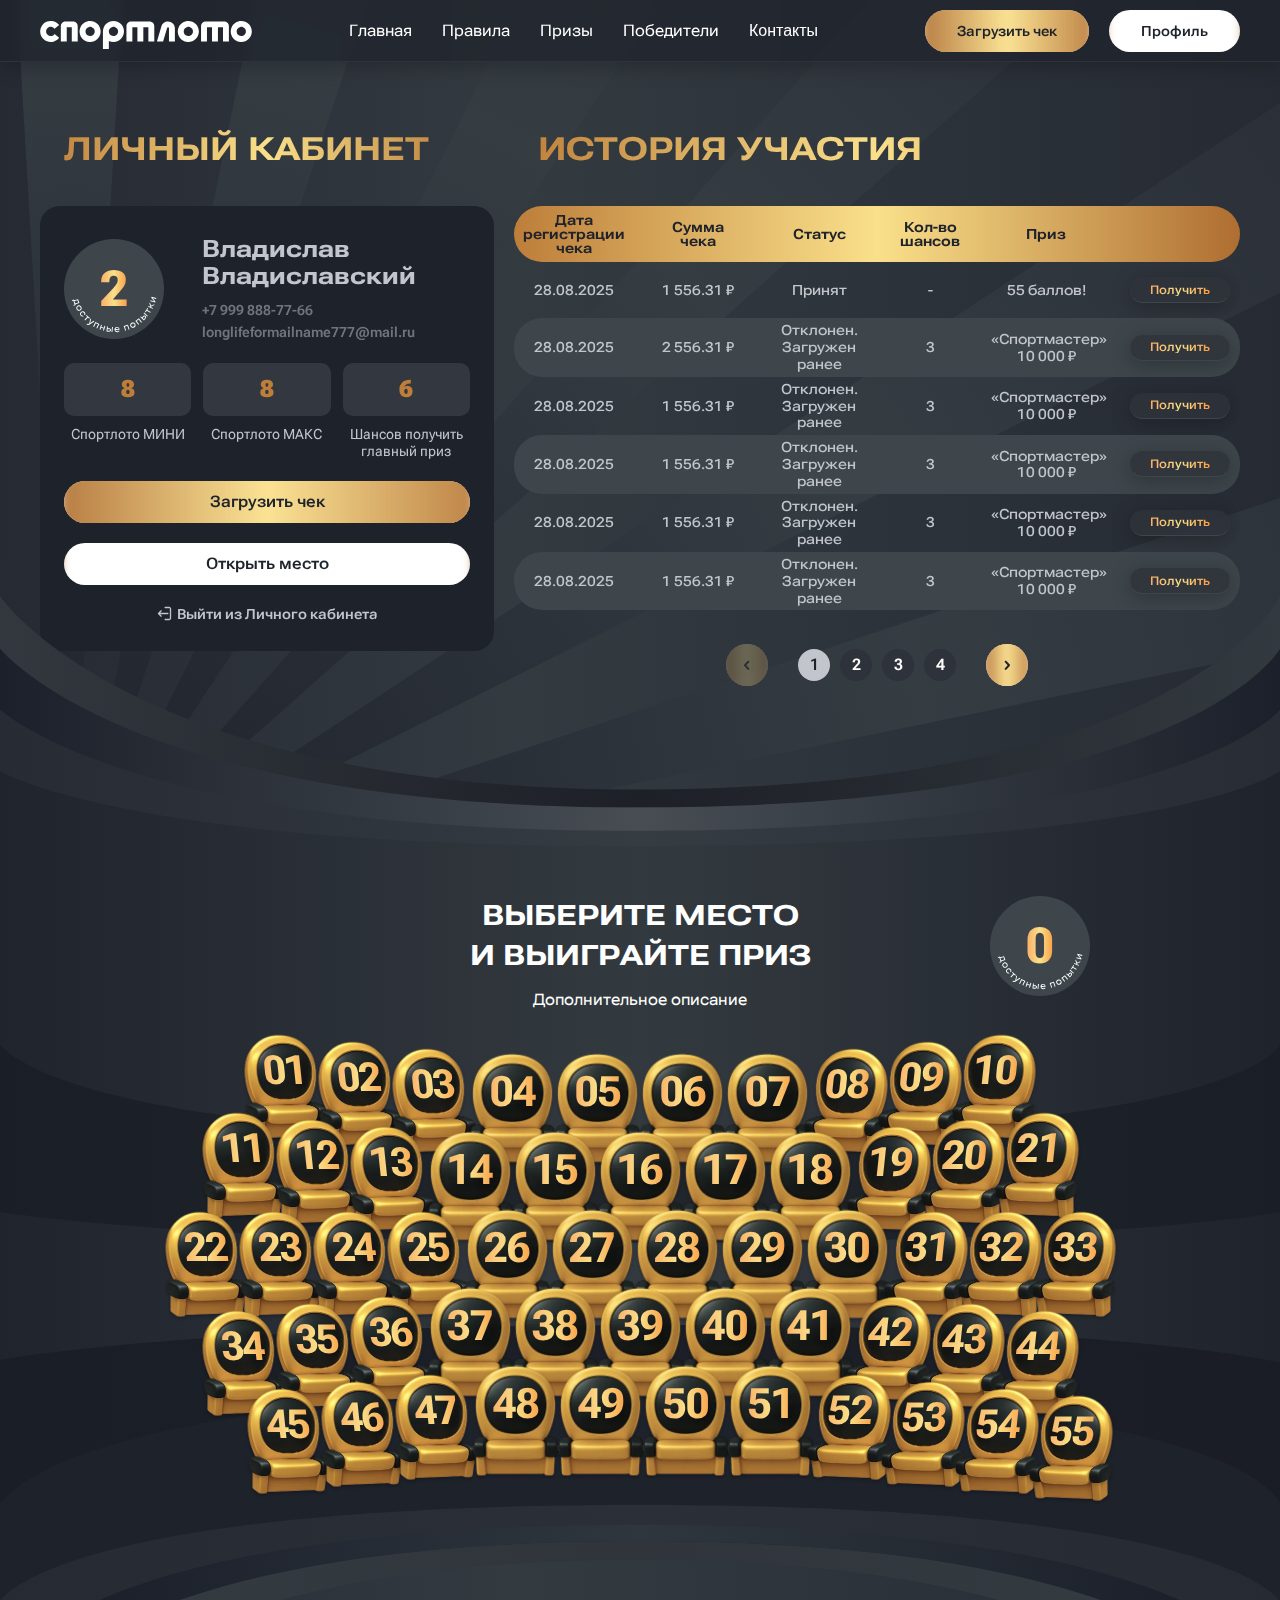
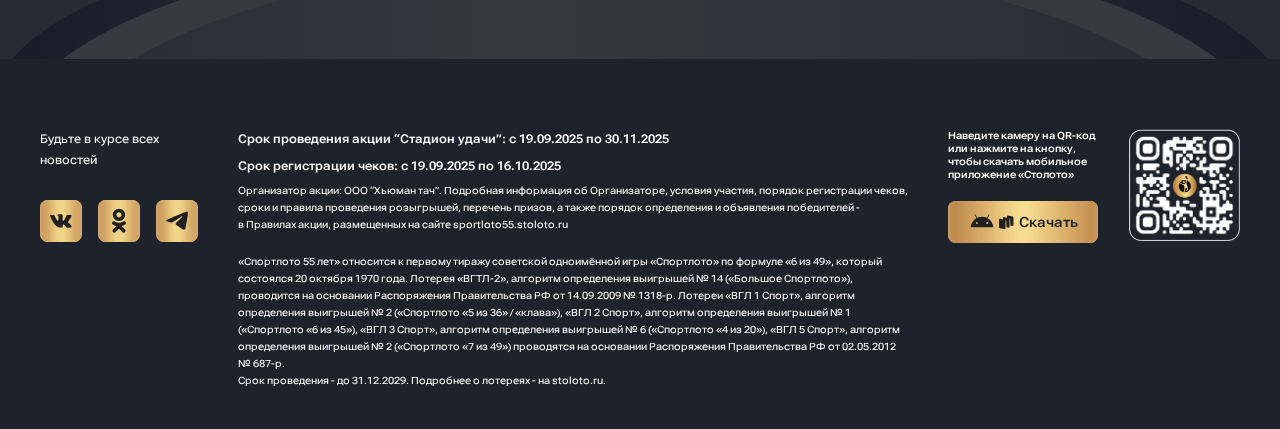
<file: lk.html>
<!DOCTYPE html>
<html lang="ru">
  <head>
    <meta charset="utf-8" />
    <link rel="icon" type="image/x-icon" href="./assets/img/favicon.ico" />
    <meta name="theme-color" content="#2E323A" />
    <meta name="description" content="Спортлото - Найдите своё место на Стадионе Удачи!" />
    <meta http-equiv="X-UA-Compatible" content="IE=edge" />
    <meta name="viewport" content="width=device-width, initial-scale=1.0" />
    <link rel="stylesheet" href="https://cdn.jsdelivr.net/npm/swiper@11/swiper-bundle.min.css" />
    <link rel="stylesheet" type="text/css" href="./assets/css/dropzone.min.css" />
    <link rel="stylesheet" href="./assets/css/styles.min.css" />
    <title>Спортлото</title>
  </head>

  <body class="body">
    <!--PRELOADER-->
    <div class="preloader" data-preloader>
      <span>
        <img src="./assets/img/svg/logo.svg" alt="Спортлото" />
      </span>
    </div>

    <!--HEADER-->
    <header class="header">
      <div class="container">
        <a href="./" class="logo" aria-label="Спортлото">
          <img src="./assets/img/svg/logo.svg" alt="Спортлото" />
        </a>

        <nav class="navigation">
          <div class="animated-ring"></div>
          <ul class="menu">
            <li><a href="./#hero" class="menu__link" data-scrollto>Главная</a></li>
            <li><a href="./#instructions" class="menu__link" data-scrollto>Правила</a></li>
            <li><a href="./#prizes" class="menu__link" data-scrollto="-30">Призы</a></li>
            <li><a href="./#winners" class="menu__link" data-scrollto="0">Победители</a></li>
            <li><button type="button" class="menu__link" data-popup-open="callback">Контакты</button></li>
            <li class="header__buttons">
              <button class="button" data-popup-open="cheque"><span>Загрузить чек</span></button>
              <button class="button button--white" data-popup-open="login"><span>Профиль</span></button>
            </li>
          </ul>
        </nav>

        <button class="burger">
          <span>Меню бургер</span>
        </button>
      </div>
    </header>

    <main class="main">
      <!--HERO-->
      <section class="section section--hero section--lk">
        <div class="animated-ring"></div>
        <div class="container">
          <div class="lk">
            <div class="lk__item">
              <h1 class="title">Личный кабинет</h1>

              <sidebar class="kabinet">
                <div class="user">
                  <div class="try">
                    <span class="gradient-text">2</span>
                  </div>
                  <div class="user__info">
                    <strong>Владислав Владиславский</strong>
                    <a href="tel:+79998887766">+7 999 888-77-66</a>
                    <a href="mailto:longlifeformailname777@mail.ru">longlifeformailname777@mail.ru</a>
                  </div>
                </div>

                <ul class="kabinet__counters">
                  <li>
                    <span>8</span>
                    <p>Спортлото МИНИ</p>
                  </li>
                  <li>
                    <span>8</span>
                    <p>Спортлото МАКС</p>
                  </li>
                  <li>
                    <span>6</span>
                    <p>Шансов получить главный приз</p>
                  </li>
                </ul>

                <div class="lk-buttons">
                  <button class="button"><span>Загрузить чек</span></button>
                  <button class="button button--white"><span>Открыть место</span></button>
                </div>

                <button class="button button--logout">
                  <svg width="15" height="15" viewBox="0 0 15 15" fill="none" xmlns="http://www.w3.org/2000/svg">
                    <path
                      d="M12.1667 0.833496H8.16667C7.98986 0.833496 7.82029 0.903734 7.69526 1.02876C7.57024 1.15378 7.5 1.32335 7.5 1.50016C7.5 1.67697 7.57024 1.84654 7.69526 1.97157C7.82029 2.09659 7.98986 2.16683 8.16667 2.16683H12.1667C12.3435 2.16683 12.513 2.23707 12.6381 2.36209C12.7631 2.48712 12.8333 2.65669 12.8333 2.8335V12.1668C12.8333 12.3436 12.7631 12.5132 12.6381 12.6382C12.513 12.7633 12.3435 12.8335 12.1667 12.8335H8.16667C7.98986 12.8335 7.82029 12.9037 7.69526 13.0288C7.57024 13.1538 7.5 13.3234 7.5 13.5002C7.5 13.677 7.57024 13.8465 7.69526 13.9716C7.82029 14.0966 7.98986 14.1668 8.16667 14.1668H12.1667C12.6971 14.1668 13.2058 13.9561 13.5809 13.581C13.956 13.206 14.1667 12.6973 14.1667 12.1668V2.8335C14.1667 2.30306 13.956 1.79436 13.5809 1.41928C13.2058 1.04421 12.6971 0.833496 12.1667 0.833496Z"
                      fill="currentColor"
                    />
                    <path
                      d="M4.63656 9.69555C4.70023 9.75705 4.75102 9.83061 4.78596 9.91195C4.8209 9.99328 4.83929 10.0808 4.84006 10.1693C4.84083 10.2578 4.82396 10.3456 4.79044 10.4275C4.75692 10.5094 4.70741 10.5839 4.64482 10.6465C4.58222 10.7091 4.50779 10.7586 4.42586 10.7921C4.34393 10.8256 4.25614 10.8425 4.16762 10.8417C4.0791 10.8409 3.99162 10.8226 3.91029 10.7876C3.82895 10.7527 3.75539 10.7019 3.69389 10.6382L1.02722 7.97155C0.902241 7.84653 0.832031 7.67699 0.832031 7.50022C0.832031 7.32344 0.902241 7.1539 1.02722 7.02888L3.69389 4.36222C3.75539 4.29854 3.82895 4.24776 3.91029 4.21282C3.99162 4.17788 4.0791 4.15949 4.16762 4.15872C4.25614 4.15795 4.34393 4.17482 4.42586 4.20834C4.50779 4.24186 4.58222 4.29136 4.64482 4.35395C4.70741 4.41655 4.75692 4.49098 4.79044 4.57291C4.82396 4.65485 4.84083 4.74263 4.84006 4.83115C4.83929 4.91967 4.8209 5.00715 4.78596 5.08849C4.75102 5.16982 4.70023 5.24339 4.63656 5.30488L3.10789 6.83355H10.8319C11.0087 6.83355 11.1783 6.90379 11.3033 7.02881C11.4283 7.15384 11.4986 7.32341 11.4986 7.50022C11.4986 7.67703 11.4283 7.8466 11.3033 7.97162C11.1783 8.09665 11.0087 8.16688 10.8319 8.16688H3.10789L4.63656 9.69555Z"
                      fill="currentColor"
                    />
                  </svg>
                  <span>Выйти из Личного кабинета</span>
                </button>
              </sidebar>
            </div>

            <div class="lk__item">
              <h2 class="title">История участия</h2>

              <table class="table table--history">
                <thead class="gradient-bg">
                  <tr>
                    <th>Дата<br />регистрации<br />чека</th>
                    <th>Сумма<br />чека</th>
                    <th>Статус</th>
                    <th>Кол-во<br />шансов</th>
                    <th>Приз</th>
                    <th>&nbsp;</th>
                  </tr>
                </thead>
                <tbody>
                  <tr>
                    <td>28.08.2025</td>
                    <td>1 556.31 ₽</td>
                    <td>Принят</td>
                    <td>-</td>
                    <td>55 баллов!</td>
                    <td>
                      <button class="button button--black"><span class="gradient-text">Получить</span></button>
                    </td>
                  </tr>
                  <tr>
                    <td>28.08.2025</td>
                    <td>2 556.31 ₽</td>
                    <td>Отклонен. Загружен ранее</td>
                    <td>3</td>
                    <td>«Спортмастер» 10 000 ₽</td>
                    <td>
                      <button class="button button--black"><span class="gradient-text">Получить</span></button>
                    </td>
                  </tr>
                  <tr>
                    <td>28.08.2025</td>
                    <td>1 556.31 ₽</td>
                    <td>Отклонен. Загружен ранее</td>
                    <td>3</td>
                    <td>«Спортмастер» 10 000 ₽</td>
                    <td>
                      <button class="button button--black"><span class="gradient-text">Получить</span></button>
                    </td>
                  </tr>
                  <tr>
                    <td>28.08.2025</td>
                    <td>1 556.31 ₽</td>
                    <td>Отклонен. Загружен ранее</td>
                    <td>3</td>
                    <td>«Спортмастер» 10 000 ₽</td>
                    <td>
                      <button class="button button--black"><span class="gradient-text">Получить</span></button>
                    </td>
                  </tr>
                  <tr>
                    <td>28.08.2025</td>
                    <td>1 556.31 ₽</td>
                    <td>Отклонен. Загружен ранее</td>
                    <td>3</td>
                    <td>«Спортмастер» 10 000 ₽</td>
                    <td>
                      <button class="button button--black"><span class="gradient-text">Получить</span></button>
                    </td>
                  </tr>
                  <tr>
                    <td>28.08.2025</td>
                    <td>1 556.31 ₽</td>
                    <td>Отклонен. Загружен ранее</td>
                    <td>3</td>
                    <td>«Спортмастер» 10 000 ₽</td>
                    <td>
                      <button class="button button--black"><span class="gradient-text">Получить</span></button>
                    </td>
                  </tr>
                </tbody>
              </table>

              <ul class="pagination">
                <li>
                  <button href="#" class="button button--prev" disabled>
                    <img src="./assets/img/svg/prev.svg" alt="" />
                  </button>
                </li>
                <li><a href="#" class="pagination-btn active">1</a></li>
                <li><a href="#" class="pagination-btn">2</a></li>
                <li><a href="#" class="pagination-btn">3</a></li>
                <li><a href="#" class="pagination-btn">4</a></li>
                <li>
                  <button class="button button--next">
                    <img src="./assets/img/svg/next.svg" alt="" />
                  </button>
                </li>
              </ul>
            </div>
          </div>
        </div>
      </section>
      <div class="section-border section-border--bottom"></div>

      <!--STADION-->
      <section class="section section--stadion" id="stadion">
        <div class="container">
          <div class="title-wrapper">
            <h2 class="title title--h2 ta--c white">Выберите место <br />и&nbsp;выиграйте приз</h2>
            <p class="subtitle">Дополнительное описание</p>
          </div>

          <div class="try">
            <span class="gradient-text">0</span>
          </div>

          <div class="stadion">
            <!--Заглушка-->
            <div class="stadion__closed">
              <h2 class="title title--h2 white">
                Для участия в акции <br />
                необходимо зарегистрироваться
              </h2>
              <button class="button" data-popup-open="register"><span>Зарегистрироваться</span></button>
            </div>

            <!--Выбор номера-->
            <div class="horisontal-scroll-area" data-stadion-scroll-area>
              <div class="stadion__seats" data-stadion></div>
            </div>
          </div>
        </div>
      </section>
      <div class="section-border section-border--top no-margin"></div>
    </main>

    <!--FOOTER-->
    <footer class="footer" id="footer">
      <div class="container">
        <div class="footer__socilas">
          <p>Будьте в курсе всех <br />новостей</p>
          <ul class="socials">
            <li>
              <a href="#" class="button button--social" target="_blank">
                <img src="./assets/img/svg/vk.svg" alt="" />
              </a>
            </li>
            <li>
              <a href="#" class="button button--social" target="_blank">
                <img src="./assets/img/svg/ok.svg" alt="" />
              </a>
            </li>
            <li>
              <a href="#" class="button button--social" target="_blank">
                <img src="./assets/img/svg/telegram.svg" alt="" />
              </a>
            </li>
          </ul>
        </div>

        <div class="footer__qr">
          <div class="text">
            <p>
              Наведите камеру на&nbsp;QR-код <br />
              или нажмите на&nbsp;кнопку, <br />
              чтобы скачать мобильное <br />
              приложение «Столото»
            </p>

            <a href="#" class="button button--download" download>
              <img src="./assets/img/svg/android.svg" alt="" />
              <span>Скачать</span>
            </a>
          </div>

          <img src="./assets/img/qr.webp" alt="" class="qr-code" />
        </div>

        <div class="footer__description">
          <p>
            <span>Срок проведения акции “Стадион удачи”: с&nbsp;19.09.2025 по&nbsp;30.11.2025</span>
            <span>Срок регистрации чеков: с&nbsp;19.09.2025 по&nbsp;16.10.2025</span>
            Организатор акции: ООО “Хьюман тач”. Подробная информация об&nbsp;Организаторе, условия участия, порядок регистрации чеков, сроки
            и&nbsp;правила проведения розыгрышей, перечень призов, а&nbsp;также порядок определения и&nbsp;объявления победителей - в&nbsp;Правилах
            акции, размещенных на&nbsp;сайте sportloto55.stoloto.ru
          </p>
          <p>
            «Спортлото 55&nbsp;лет» относится к&nbsp;первому тиражу советской одноимённой игры «Спортлото» по&nbsp;формуле «6&nbsp;из&nbsp;49»,
            который состоялся 20&nbsp;октября 1970&nbsp;года. Лотерея «ВГТЛ-2», алгоритм определения выигрышей №&nbsp;14 («Большое Спортлото»),
            проводится на&nbsp;основании Распоряжения Правительства РФ от&nbsp;14.09.2009 №&nbsp;1318-р. Лотереи «ВГЛ&nbsp;1&nbsp;Спорт», алгоритм
            определения выигрышей №&nbsp;2 («Спортлото «5&nbsp;из&nbsp;36» / «клава»), «ВГЛ&nbsp;2&nbsp;Спорт», алгоритм определения выигрышей
            №&nbsp;1 («Спортлото «6&nbsp;из&nbsp;45»), «ВГЛ&nbsp;3&nbsp;Спорт», алгоритм определения выигрышей №&nbsp;6 («Спортлото
            «4&nbsp;из&nbsp;20»), «ВГЛ&nbsp;5&nbsp;Спорт», алгоритм определения выигрышей №&nbsp;2 («Спортлото «7&nbsp;из&nbsp;49») проводятся
            на&nbsp;основании Распоряжения Правительства РФ от&nbsp;02.05.2012 №&nbsp;687-р. <br />Срок проведения - до&nbsp;31.12.2029. Подробнее
            о&nbsp;лотереях - на <a href="https://www.stoloto.ru/" target="_blank">stoloto.ru</a>.
          </p>
        </div>
      </div>
    </footer>

    <!--POPUPS-->
    <div class="backdrop" data-backdrop>
      <div class="popup" data-popup>
        <!--LOGIN POPUP-->
        <div class="popup-content" id="login">
          <button class="popup-close" data-popup-close></button>

          <h2 class="subtitle">Введите номер телефона, который вы указали при&nbsp;покупке набора</h2>

          <!--Login form-->
          <script>
            function onLoginFormSubmit(e) {
              e.preventDefault();
              alert('Отправлена форма логина!');
            }
          </script>
          <form action="#" class="form" novalidate onsubmit="onLoginFormSubmit(event)">
            <label class="label">
              <input type="tel" name="phone" class="input" required />
              <span class="label__text">Номер телефона</span>
            </label>
            <fieldset>
              <label class="label">
                <input type="checkbox" name="confirm_age" class="checkbox" required />
                <p class="label__text">
                  <span> Продолжая пользоваться сайтом, вы <br />подтверждаете, что вам исполнилось 18 лет </span>
                </p>
              </label>
              <label class="label">
                <input type="checkbox" name="consent_personal_data" class="checkbox" required />
                <p class="label__text">
                  <span>
                    Я даю согласие на&nbsp;обработку моих <a href="#" class="gradient-text">персональных данных</a> в&nbsp;соответствии
                    с&nbsp;Федеральным законом №152-ФЗ «О&nbsp;персональных данных»
                  </span>
                </p>
              </label>
              <label class="label">
                <input type="checkbox" name="accept_terms" class="checkbox" required />
                <p class="label__text">
                  <span>
                    Я ознакомлен(а) и соглашаюсь с <a href="#" class="gradient-text">Политикой конфиденциальности</a> и
                    <a href="#" class="gradient-text">Правилами <br />использования сайта.</a>
                  </span>
                </p>
              </label>
            </fieldset>
            <button type="submit" class="button full"><span>Войти</span></button>
          </form>
        </div>

        <!--CHEQUE POPUP-->
        <div class="popup-content" id="cheque">
          <button class="popup-close" data-popup-close></button>
          <h2 class="title title--h2 white ta--c">Регистрация чека</h2>
          <ul class="register-check-list">
            <li>
              <p>Зайдите на почту, указанную при&nbsp;регистрации на сайте / в&nbsp;приложении Столото и&nbsp;найдите&nbsp;кассовый чек</p>
              <span>Также кассовый чек можно получить в&nbsp;приложении банка, с&nbsp;которого совершена покупка</span>
            </li>
            <li>
              <p>Сделайте скрин</p>
              <span>Скрин должен быть полным и содержать:</span>
              <ul>
                <li>информацию о продавце</li>
                <li>перечень купленных продуктов</li>
                <li>QR код</li>
              </ul>
            </li>
            <li>
              <p>Нажмите «Загрузить»</p>
            </li>
            <li>
              <p>Выберете скрин нужного чека и&nbsp;ожидайте проверки</p>
            </li>
          </ul>

          <button type="button" class="button full" data-popup-open="cheque-load">
            <span>Загрузить</span>
          </button>
        </div>

        <!--CHEQUE LOAD POPUP-->
        <div class="popup-content" id="cheque-load">
          <button class="popup-close" data-popup-close></button>

          <h2 class="title title--h2 white">Регистрация чека</h2>

          <!--cheque load form-->
          <script>
            function onChequeLoadFormSubmit(e) {
              e.preventDefault();
              window.popup.open('cheque-success');
            }
          </script>

          <form action="#" class="dropzone" id="my-dropzone"></form>

          <button type="submit" class="button full" onClick="onChequeLoadFormSubmit(event)">
            <span>Загрузить</span>
          </button>

          <button type="button" class="link" data-popup-open="cheque-in-self">Ввести данные чека вручную</button>
        </div>

        <!--CHEQUE-IN SELF POPUP-->
        <div class="popup-content" id="cheque-in-self">
          <button class="popup-close" data-popup-close></button>
          <h2 class="title title--h2 white">Ввод данных чека</h2>
          <p class="popup-text">Внимательно введите <br />данные чека в&nbsp;поля ниже</p>

          <!--Login form-->
          <script>
            function onChequeSelfFormSubmit(e) {
              e.preventDefault();
              window.popup.open('cheque-success');
            }
          </script>
          <form action="#" class="form" novalidate onsubmit="onChequeSelfFormSubmit(event)">
            <label class="label">
              <input type="text" name="fn" class="input" required placeholder="" />
              <span class="label__text">ФН</span>
            </label>

            <label class="label">
              <input type="text" name="fd" class="input" required placeholder="" />
              <span class="label__text">ФД</span>
            </label>

            <label class="label">
              <input type="text" name="fp" class="input" required placeholder="" />
              <span class="label__text">ФП</span>
            </label>

            <label class="label">
              <input type="date" name="date" class="input" required />
              <span class="label__text">Дата покупки</span>
            </label>

            <label class="label">
              <input type="time" name="time" class="input" required />
              <span class="label__text">Время покупки</span>
            </label>

            <label class="label">
              <input type="number" name="summa" class="input" required placeholder="" />
              <span class="label__text">Сумма покупки</span>
            </label>

            <button type="submit" class="button full"><span>Отправить</span></button>
          </form>

          <button type="button" class="link" data-popup-open="cheque-load">Попробовать снова загрузить фото</button>
        </div>

        <!--CHEQUE SUCCESS POPUP-->
        <div class="popup-content" id="cheque-success">
          <button class="popup-close" data-popup-close></button>
          <img src="./assets/img/svg/checkbox-full.svg" alt="" class="popup-image" />
          <h2 class="title title--h2">Ваш чек зарегистрирован</h2>
          <p class="subtitle">
            <b>Следите за&nbsp;его статусом <br />в&nbsp;своём личном кабинете.</b>
          </p>

          <button type="button" class="button full" data-popup-close><span>Закрыть</span></button>
        </div>

        <!--CALLBACK POPUP-->
        <div class="popup-content" id="callback">
          <button class="popup-close" data-popup-close></button>

          <h2 class="title title--h2 white">Обратная связь</h2>

          <!--callback form-->
          <script>
            function onCallbackFormSubmit(e) {
              e.preventDefault();
              window.popup.open('callback-success');
            }
          </script>
          <form action="#" class="form" novalidate onsubmit="onCallbackFormSubmit(event)">
            <label class="label">
              <input type="text" name="name" class="input" required />
              <span class="label__text">Имя</span>
            </label>

            <label class="label">
              <input type="tel" name="phone" class="input" required />
              <span class="label__text">Телефон</span>
            </label>

            <label class="label">
              <input type="email" name="email" class="input" required />
              <span class="label__text">E-mail</span>
            </label>

            <label class="label">
              <div class="select">
                <select name="week" class="input input--select placeholder" required>
                  <option value="" disabled selected hidden>Тема обращения</option>
                  <option value="Неделя 1">Тема 1</option>
                  <option value="Неделя 2">Тема 2</option>
                  <option value="Неделя 3">Тема 3</option>
                </select>
                <span class="input-icon">
                  <svg width="16" height="9" viewBox="0 0 16 9" fill="none" xmlns="http://www.w3.org/2000/svg">
                    <path d="M8 9L0.205769 4.3915e-07L15.7942 1.80194e-06L8 9Z" fill="#1E222B" />
                  </svg>
                </span>
              </div>
            </label>

            <label class="label">
              <textarea name="message" class="input input--textarea" required></textarea>
              <span class="label__text">Текст сообщения</span>
            </label>

            <fieldset>
              <label class="label">
                <input type="checkbox" name="agree" class="checkbox" required />
                <p class="label__text">
                  <span>
                    Я даю согласие на обработку моих персональных данных в&nbsp;соответствии с&nbsp;
                    <a href="/assets/pdf/rules.pdf?v=2" class="gradient-text">Политикой конфиденциальности</a>
                  </span>
                </p>
              </label>
            </fieldset>

            <button type="submit" class="button full"><span>Отправить</span></button>
          </form>
        </div>

        <!--CALLBACK POPUP SUCCESS-->
        <div class="popup-content" id="callback-success">
          <button class="popup-close" data-popup-close></button>
          <img src="./assets/img/svg/checkbox-full.svg" alt="" class="popup-image" />
          <h2 class="title title--h2">Спасибо!</h2>
          <p class="subtitle">Ваше сообщение отправлено</p>
          <button type="button" class="button full" data-popup-close><span>Закрыть</span></button>
        </div>

        <!--PRIZE ONE-CHANCE POPUP-->
        <div class="popup-content" id="one-chance">
          <button class="popup-close" data-popup-close></button>
          <img src="./assets/img/prizes/1.webp" alt="" class="popup-image" />
          <h2 class="title title--h2">+1 шанс!</h2>
          <p class="subtitle">Ура! Ваши шансы на победу в&nbsp;главном розыгрыше повысились</p>
          <div class="buttons">
            <button type="button" class="button full" data-popup-close><span>Супер!</span></button>
          </div>
        </div>

        <!--PRIZE ONE-TRY POPUP-->
        <div class="popup-content" id="one-try">
          <button class="popup-close" data-popup-close></button>
          <img src="./assets/img/prizes/1.webp" alt="" class="popup-image" />
          <h2 class="title title--h2">+1 попытка!</h2>
          <p class="subtitle">Откройте ещё одно место, чтобы испытать удачу снова ;)</p>
          <div class="buttons">
            <button type="button" class="button full" data-popup-close><span>Супер!</span></button>
          </div>
        </div>

        <!--PRIZE STOLOTO POPUP-->
        <div class="popup-content" id="stoloto">
          <button class="popup-close" data-popup-close></button>
          <img src="./assets/img/prizes/2.webp" alt="" class="popup-image" />
          <h2 class="title title--h2">приз от Столото</h2>
          <p class="subtitle">Активируйте Промокод в&nbsp;приложении «Столото»</p>
          <p class="promokod">WX-231309RTP</p>
          <div class="buttons">
            <a href="#" class="button full" target="_blank"><span>Смотреть инструкцию</span></a>
          </div>
        </div>

        <!--PRIZE STICKER-PACK POPUP-->
        <div class="popup-content" id="sticker-pack">
          <button class="popup-close" data-popup-close></button>
          <img src="./assets/img/prizes/3.webp" alt="" class="popup-image" />
          <h2 class="title title--h2">Стикерпак</h2>
          <p class="subtitle">Получите юбилейный стикерпак и&nbsp;делитесь им&nbsp;с&nbsp;друзьями!</p>
          <div class="buttons">
            <a hef="#" class="button full"><span>Установить</span></a>
          </div>
        </div>

        <!--PRIZE COLIZEUM POPUP-->
        <div class="popup-content" id="colizeum">
          <button class="popup-close" data-popup-close></button>
          <img src="./assets/img/prizes/4.webp" alt="" class="popup-image" />
          <h2 class="title title--h2">55 баллов <br />Colizeum</h2>
          <p class="subtitle">Награда для любителей киберспорта! <br />Обменяйте баллы на&nbsp;игровое&nbsp;время</p>
          <p class="promokod">WX-231309RTP</p>
          <div class="buttons">
            <a hef="#" class="button full"><span>Смотреть инструкцию</span></a>
          </div>
        </div>

        <!--PRIZE KNOWLEDGE-POWER POPUP-->
        <div class="popup-content" id="knowledge-power">
          <button class="popup-close" data-popup-close></button>
          <img src="./assets/img/prizes/5.webp" alt="" class="popup-image" />
          <h2 class="title title--h2">Знание = сила!</h2>
          <p class="subtitle">
            А&nbsp;вы&nbsp;знали, что&nbsp;1\4&nbsp;расходов на&nbsp;Олимпиаду-80&nbsp;была покрыта продажей билетов «Спортлото»? Выигрываете вы,
            выигрывает спорт!
          </p>
          <p class="popup-text">Теперь вы&nbsp;точно знаете, что&nbsp;приз спрятан в&nbsp;другом месте и&nbsp;стали ближе к&nbsp;награде</p>
          <div class="buttons">
            <button type="button" hef="#" class="button full" data-popup-close><span>Закрыть</span></button>
          </div>
        </div>

        <!--PRIZE CERTIFICATE POPUP-->
        <div class="popup-content" id="certificate">
          <button class="popup-close" data-popup-close></button>
          <img src="./assets/img/prizes/8.webp" alt="" class="popup-image" />
          <h2 class="title title--h2">Сертификат</h2>
          <p class="subtitle">
            Поздравляем, ты выиграл сертификат в&nbsp;магазин спортивных товаров! В&nbsp;ближайшее время с&nbsp;тобой свяжутся по&nbsp;электронной
            почте.
          </p>
          <div class="buttons">
            <button type="button" hef="#" class="button full" data-popup-close><span>Закрыть</span></button>
          </div>
        </div>

        <!--PRIZE HEADPHONES POPUP-->
        <div class="popup-content" id="headphones">
          <button class="popup-close" data-popup-close></button>
          <img src="./assets/img/prizes/7.webp" alt="" class="popup-image popup-image--vertical" />
          <h2 class="title title--h2">Наушники</h2>
          <p class="subtitle">
            Поздравляем, ты выиграл наушники Marshall MAJOR V! В&nbsp;ближайшее время с&nbsp;тобой свяжутся по&nbsp;электронной почте.
          </p>
          <div class="buttons">
            <button type="button" hef="#" class="button full" data-popup-close><span>Закрыть</span></button>
          </div>
        </div>

        <!--PRIZE IPHONE POPUP-->
        <div class="popup-content" id="iphone">
          <button class="popup-close" data-popup-close></button>
          <img src="./assets/img/prizes/6.webp" alt="" class="popup-image popup-image--vertical" />
          <h2 class="title title--h2">iPhone 16</h2>
          <p class="subtitle">
            Поздравляем, ты выиграл iPhone&nbsp;16&nbsp;Pro&nbsp;Max! В&nbsp;ближайшее время с&nbsp;тобой свяжутся по&nbsp;электронной почте.
          </p>
          <div class="buttons">
            <button type="button" hef="#" class="button full" data-popup-close><span>Закрыть</span></button>
          </div>
        </div>
      </div>
    </div>

    <script src="https://cdn.jsdelivr.net/npm/swiper@11/swiper-bundle.min.js"></script>
    <script src="./assets/js/dropzone.min.js"></script>
    <script src="./assets/js/forms.js" type="module"></script>
    <script src="./assets/js/scripts.js" type="module"></script>

    <script>
      Dropzone.autoDiscover = false;

      const dz = new Dropzone('#my-dropzone', {
        url: '#',
        autoProcessQueue: false,
        uploadMultiple: false,
        maxFiles: 1,
        thumbnailWidth: 315,
        thumbnailHeight: 200,
        addRemoveLinks: true,
        clickable: true,
        acceptedFiles: 'image/*',
        dictDefaultMessage: 'Перетащите фото чека или нажмите для выбора',
        dictRemoveFile: 'Удалить',
      });

      dz.on('maxfilesexceeded', function (file) {
        this.removeAllFiles();
        this.addFile(file);
      });
    </script>
  </body>
</html>
</file>
<file: assets/css/dropzone.min.css>
@-webkit-keyframes passing-through{0%{opacity:0;-webkit-transform:translateY(40px);-moz-transform:translateY(40px);-ms-transform:translateY(40px);-o-transform:translateY(40px);transform:translateY(40px)}30%, 70%{opacity:1;-webkit-transform:translateY(0px);-moz-transform:translateY(0px);-ms-transform:translateY(0px);-o-transform:translateY(0px);transform:translateY(0px)}100%{opacity:0;-webkit-transform:translateY(-40px);-moz-transform:translateY(-40px);-ms-transform:translateY(-40px);-o-transform:translateY(-40px);transform:translateY(-40px)}}@-moz-keyframes passing-through{0%{opacity:0;-webkit-transform:translateY(40px);-moz-transform:translateY(40px);-ms-transform:translateY(40px);-o-transform:translateY(40px);transform:translateY(40px)}30%, 70%{opacity:1;-webkit-transform:translateY(0px);-moz-transform:translateY(0px);-ms-transform:translateY(0px);-o-transform:translateY(0px);transform:translateY(0px)}100%{opacity:0;-webkit-transform:translateY(-40px);-moz-transform:translateY(-40px);-ms-transform:translateY(-40px);-o-transform:translateY(-40px);transform:translateY(-40px)}}@keyframes passing-through{0%{opacity:0;-webkit-transform:translateY(40px);-moz-transform:translateY(40px);-ms-transform:translateY(40px);-o-transform:translateY(40px);transform:translateY(40px)}30%, 70%{opacity:1;-webkit-transform:translateY(0px);-moz-transform:translateY(0px);-ms-transform:translateY(0px);-o-transform:translateY(0px);transform:translateY(0px)}100%{opacity:0;-webkit-transform:translateY(-40px);-moz-transform:translateY(-40px);-ms-transform:translateY(-40px);-o-transform:translateY(-40px);transform:translateY(-40px)}}@-webkit-keyframes slide-in{0%{opacity:0;-webkit-transform:translateY(40px);-moz-transform:translateY(40px);-ms-transform:translateY(40px);-o-transform:translateY(40px);transform:translateY(40px)}30%{opacity:1;-webkit-transform:translateY(0px);-moz-transform:translateY(0px);-ms-transform:translateY(0px);-o-transform:translateY(0px);transform:translateY(0px)}}@-moz-keyframes slide-in{0%{opacity:0;-webkit-transform:translateY(40px);-moz-transform:translateY(40px);-ms-transform:translateY(40px);-o-transform:translateY(40px);transform:translateY(40px)}30%{opacity:1;-webkit-transform:translateY(0px);-moz-transform:translateY(0px);-ms-transform:translateY(0px);-o-transform:translateY(0px);transform:translateY(0px)}}@keyframes slide-in{0%{opacity:0;-webkit-transform:translateY(40px);-moz-transform:translateY(40px);-ms-transform:translateY(40px);-o-transform:translateY(40px);transform:translateY(40px)}30%{opacity:1;-webkit-transform:translateY(0px);-moz-transform:translateY(0px);-ms-transform:translateY(0px);-o-transform:translateY(0px);transform:translateY(0px)}}@-webkit-keyframes pulse{0%{-webkit-transform:scale(1);-moz-transform:scale(1);-ms-transform:scale(1);-o-transform:scale(1);transform:scale(1)}10%{-webkit-transform:scale(1.1);-moz-transform:scale(1.1);-ms-transform:scale(1.1);-o-transform:scale(1.1);transform:scale(1.1)}20%{-webkit-transform:scale(1);-moz-transform:scale(1);-ms-transform:scale(1);-o-transform:scale(1);transform:scale(1)}}@-moz-keyframes pulse{0%{-webkit-transform:scale(1);-moz-transform:scale(1);-ms-transform:scale(1);-o-transform:scale(1);transform:scale(1)}10%{-webkit-transform:scale(1.1);-moz-transform:scale(1.1);-ms-transform:scale(1.1);-o-transform:scale(1.1);transform:scale(1.1)}20%{-webkit-transform:scale(1);-moz-transform:scale(1);-ms-transform:scale(1);-o-transform:scale(1);transform:scale(1)}}@keyframes pulse{0%{-webkit-transform:scale(1);-moz-transform:scale(1);-ms-transform:scale(1);-o-transform:scale(1);transform:scale(1)}10%{-webkit-transform:scale(1.1);-moz-transform:scale(1.1);-ms-transform:scale(1.1);-o-transform:scale(1.1);transform:scale(1.1)}20%{-webkit-transform:scale(1);-moz-transform:scale(1);-ms-transform:scale(1);-o-transform:scale(1);transform:scale(1)}}.dropzone,.dropzone *{box-sizing:border-box}.dropzone{min-height:150px;border:2px solid rgba(0,0,0,0.3);background:white;padding:20px 20px}.dropzone.dz-clickable{cursor:pointer}.dropzone.dz-clickable *{cursor:default}.dropzone.dz-clickable .dz-message,.dropzone.dz-clickable .dz-message *{cursor:pointer}.dropzone.dz-started .dz-message{display:none}.dropzone.dz-drag-hover{border-style:solid}.dropzone.dz-drag-hover .dz-message{opacity:0.5}.dropzone .dz-message{text-align:center;margin:2em 0}.dropzone .dz-message .dz-button{background:none;color:inherit;border:none;padding:0;font:inherit;cursor:pointer;outline:inherit}.dropzone .dz-preview{position:relative;display:inline-block;vertical-align:top;margin:16px;min-height:100px}.dropzone .dz-preview:hover{z-index:1000}.dropzone .dz-preview:hover .dz-details{opacity:1}.dropzone .dz-preview.dz-file-preview .dz-image{border-radius:20px;background:#999;background:linear-gradient(to bottom, #eee, #ddd)}.dropzone .dz-preview.dz-file-preview .dz-details{opacity:1}.dropzone .dz-preview.dz-image-preview{background:white}.dropzone .dz-preview.dz-image-preview .dz-details{-webkit-transition:opacity 0.2s linear;-moz-transition:opacity 0.2s linear;-ms-transition:opacity 0.2s linear;-o-transition:opacity 0.2s linear;transition:opacity 0.2s linear}.dropzone .dz-preview .dz-remove{font-size:14px;text-align:center;display:block;cursor:pointer;border:none}.dropzone .dz-preview .dz-remove:hover{text-decoration:underline}.dropzone .dz-preview:hover .dz-details{opacity:1}.dropzone .dz-preview .dz-details{z-index:20;position:absolute;top:0;left:0;opacity:0;font-size:13px;min-width:100%;max-width:100%;padding:2em 1em;text-align:center;color:rgba(0,0,0,0.9);line-height:150%}.dropzone .dz-preview .dz-details .dz-size{margin-bottom:1em;font-size:16px}.dropzone .dz-preview .dz-details .dz-filename{white-space:nowrap}.dropzone .dz-preview .dz-details .dz-filename:hover span{border:1px solid rgba(200,200,200,0.8);background-color:rgba(255,255,255,0.8)}.dropzone .dz-preview .dz-details .dz-filename:not(:hover){overflow:hidden;text-overflow:ellipsis}.dropzone .dz-preview .dz-details .dz-filename:not(:hover) span{border:1px solid transparent}.dropzone .dz-preview .dz-details .dz-filename span,.dropzone .dz-preview .dz-details .dz-size span{background-color:rgba(255,255,255,0.4);padding:0 0.4em;border-radius:3px}.dropzone .dz-preview:hover .dz-image img{-webkit-transform:scale(1.05, 1.05);-moz-transform:scale(1.05, 1.05);-ms-transform:scale(1.05, 1.05);-o-transform:scale(1.05, 1.05);transform:scale(1.05, 1.05);-webkit-filter:blur(8px);filter:blur(8px)}.dropzone .dz-preview .dz-image{border-radius:20px;overflow:hidden;width:120px;height:120px;position:relative;display:block;z-index:10}.dropzone .dz-preview .dz-image img{display:block}.dropzone .dz-preview.dz-success .dz-success-mark{-webkit-animation:passing-through 3s cubic-bezier(0.77, 0, 0.175, 1);-moz-animation:passing-through 3s cubic-bezier(0.77, 0, 0.175, 1);-ms-animation:passing-through 3s cubic-bezier(0.77, 0, 0.175, 1);-o-animation:passing-through 3s cubic-bezier(0.77, 0, 0.175, 1);animation:passing-through 3s cubic-bezier(0.77, 0, 0.175, 1)}.dropzone .dz-preview.dz-error .dz-error-mark{opacity:1;-webkit-animation:slide-in 3s cubic-bezier(0.77, 0, 0.175, 1);-moz-animation:slide-in 3s cubic-bezier(0.77, 0, 0.175, 1);-ms-animation:slide-in 3s cubic-bezier(0.77, 0, 0.175, 1);-o-animation:slide-in 3s cubic-bezier(0.77, 0, 0.175, 1);animation:slide-in 3s cubic-bezier(0.77, 0, 0.175, 1)}.dropzone .dz-preview .dz-success-mark,.dropzone .dz-preview .dz-error-mark{pointer-events:none;opacity:0;z-index:500;position:absolute;display:block;top:50%;left:50%;margin-left:-27px;margin-top:-27px}.dropzone .dz-preview .dz-success-mark svg,.dropzone .dz-preview .dz-error-mark svg{display:block;width:54px;height:54px}.dropzone .dz-preview.dz-processing .dz-progress{opacity:1;-webkit-transition:all 0.2s linear;-moz-transition:all 0.2s linear;-ms-transition:all 0.2s linear;-o-transition:all 0.2s linear;transition:all 0.2s linear}.dropzone .dz-preview.dz-complete .dz-progress{opacity:0;-webkit-transition:opacity 0.4s ease-in;-moz-transition:opacity 0.4s ease-in;-ms-transition:opacity 0.4s ease-in;-o-transition:opacity 0.4s ease-in;transition:opacity 0.4s ease-in}.dropzone .dz-preview:not(.dz-processing) .dz-progress{-webkit-animation:pulse 6s ease infinite;-moz-animation:pulse 6s ease infinite;-ms-animation:pulse 6s ease infinite;-o-animation:pulse 6s ease infinite;animation:pulse 6s ease infinite}.dropzone .dz-preview .dz-progress{opacity:1;z-index:1000;pointer-events:none;position:absolute;height:16px;left:50%;top:50%;margin-top:-8px;width:80px;margin-left:-40px;background:rgba(255,255,255,0.9);-webkit-transform:scale(1);border-radius:8px;overflow:hidden}.dropzone .dz-preview .dz-progress .dz-upload{background:#333;background:linear-gradient(to bottom, #666, #444);position:absolute;top:0;left:0;bottom:0;width:0;-webkit-transition:width 300ms ease-in-out;-moz-transition:width 300ms ease-in-out;-ms-transition:width 300ms ease-in-out;-o-transition:width 300ms ease-in-out;transition:width 300ms ease-in-out}.dropzone .dz-preview.dz-error .dz-error-message{display:block}.dropzone .dz-preview.dz-error:hover .dz-error-message{opacity:1;pointer-events:auto}.dropzone .dz-preview .dz-error-message{pointer-events:none;z-index:1000;position:absolute;display:block;display:none;opacity:0;-webkit-transition:opacity 0.3s ease;-moz-transition:opacity 0.3s ease;-ms-transition:opacity 0.3s ease;-o-transition:opacity 0.3s ease;transition:opacity 0.3s ease;border-radius:8px;font-size:13px;top:130px;left:-10px;width:140px;background:#be2626;background:linear-gradient(to bottom, #be2626, #a92222);padding:0.5em 1.2em;color:white}.dropzone .dz-preview .dz-error-message:after{content:'';position:absolute;top:-6px;left:64px;width:0;height:0;border-left:6px solid transparent;border-right:6px solid transparent;border-bottom:6px solid #be2626}
</file>
<file: assets/css/styles.min.css>
:root{--roboto: "Roboto Flex", sans-serif;--bg: linear-gradient(90deg, #262a33 0%, #333a40 40%, #262b33 100%);--bg-invers: linear-gradient(90deg, #32393f 0%, #1e2127 50%, #32393f 100%);--color: #ffffff;--white: #ffffff;--black: #1e222b;--brown: #392a25;--grey: #c2c5cc;--grey-dark: #3e464b;--red: #ff4053;--invalid: #ff4053;--gold: #fae08a;--vh: 1vh;--gradient: linear-gradient(90deg, #bd7e3a, #fae08a, #ae6e31);--gradient-light: linear-gradient(90deg, #faac64, #fae08a, #f89a42)}@font-face{font-family:"Roboto Flex";src:url("../fonts/roboto-flex.woff2") format("woff2-variations"),url("../fonts/roboto-flex.woff") format("woff-variations");font-weight:100 1000;font-stretch:75% 125%;font-style:normal;font-display:swap}@-webkit-keyframes rotate{0%{transform:rotate(0deg)}100%{transform:rotate(360deg)}}@keyframes rotate{0%{transform:rotate(0deg)}100%{transform:rotate(360deg)}}@-webkit-keyframes rays{0%{transform:translate(-48%, 54%) rotate(0deg)}100%{transform:translate(-48%, 54%) rotate(360deg)}}@keyframes rays{0%{transform:translate(-48%, 54%) rotate(0deg)}100%{transform:translate(-48%, 54%) rotate(360deg)}}@-webkit-keyframes nav-rays{0%{transform:translate(-55%, 55%) rotate(0deg)}100%{transform:translate(-55%, 55%) rotate(360deg)}}@keyframes nav-rays{0%{transform:translate(-55%, 55%) rotate(0deg)}100%{transform:translate(-55%, 55%) rotate(360deg)}}@-webkit-keyframes rays_in_mobil{0%{transform:translate(-60%, 50%) rotate(0deg)}100%{transform:translate(-60%, 50%) rotate(360deg)}}@keyframes rays_in_mobil{0%{transform:translate(-60%, 50%) rotate(0deg)}100%{transform:translate(-60%, 50%) rotate(360deg)}}@-webkit-keyframes rotateleft{0%{transform:rotate(0deg)}100%{transform:rotate(-360deg)}}@keyframes rotateleft{0%{transform:rotate(0deg)}100%{transform:rotate(-360deg)}}@-webkit-keyframes pulse{0%{transform:scale(1)}50%{transform:scale(1.1)}100%{transform:scale(1)}}@keyframes pulse{0%{transform:scale(1)}50%{transform:scale(1.1)}100%{transform:scale(1)}}@-webkit-keyframes blink{0%,100%{opacity:1}50%{opacity:0}}@keyframes blink{0%,100%{opacity:1}50%{opacity:0}}@-webkit-keyframes scrollDown{0%,100%{transform:translateY(0px) scaleX(1)}50%{transform:translateY(16px) scaleX(0.7)}}@keyframes scrollDown{0%,100%{transform:translateY(0px) scaleX(1)}50%{transform:translateY(16px) scaleX(0.7)}}@-webkit-keyframes upDown{0%,100%{transform:translate(0%, 0%)}50%{transform:translate(0%, -15%)}}@keyframes upDown{0%,100%{transform:translate(0%, 0%)}50%{transform:translate(0%, -15%)}}@-webkit-keyframes slide{0%{transform:translate(-200%, -25%) rotate(-40deg)}30%,100%{transform:translate(200%, -25%) rotate(-40deg)}}@keyframes slide{0%{transform:translate(-200%, -25%) rotate(-40deg)}30%,100%{transform:translate(200%, -25%) rotate(-40deg)}}@-webkit-keyframes bounce{0%{transform:scale(1)}25%{transform:scale(1)}30%{transform:scale(1.1)}35%{transform:scale(1.08)}40%{transform:scale(1.1)}45%{transform:scale(1.095)}50%{transform:scale(1.1)}75%{transform:scale(1.1)}80%{transform:scale(1)}85%{transform:scale(1.02)}90%{transform:scale(1)}95%{transform:scale(1.005)}100%{transform:scale(1)}}@keyframes bounce{0%{transform:scale(1)}25%{transform:scale(1)}30%{transform:scale(1.1)}35%{transform:scale(1.08)}40%{transform:scale(1.1)}45%{transform:scale(1.095)}50%{transform:scale(1.1)}75%{transform:scale(1.1)}80%{transform:scale(1)}85%{transform:scale(1.02)}90%{transform:scale(1)}95%{transform:scale(1.005)}100%{transform:scale(1)}}@-webkit-keyframes coin{0%,100%{transform:translate(0px, 0px) rotate(0deg)}50%{transform:translate(0px, -20px) rotate(12deg)}}@keyframes coin{0%,100%{transform:translate(0px, 0px) rotate(0deg)}50%{transform:translate(0px, -20px) rotate(12deg)}}@-webkit-keyframes coin-left{0%,100%{transform:translate(0px, 0px) rotate(0deg)}50%{transform:translate(0px, -20px) rotate(12deg)}}@keyframes coin-left{0%,100%{transform:translate(0px, 0px) rotate(0deg)}50%{transform:translate(0px, -20px) rotate(12deg)}}@-webkit-keyframes lines{0%,100%{transform:rotate(0deg) scale(1.05)}50%{transform:rotate(-5deg) scale(1.05)}}@keyframes lines{0%,100%{transform:rotate(0deg) scale(1.05)}50%{transform:rotate(-5deg) scale(1.05)}}@-webkit-keyframes madal{0%,100%{transform:translate(0px, 0px) rotate(0deg) scale(1)}50%{transform:translate(0px, -40px) rotate(-10deg) scale(0.8)}}@keyframes madal{0%,100%{transform:translate(0px, 0px) rotate(0deg) scale(1)}50%{transform:translate(0px, -40px) rotate(-10deg) scale(0.8)}}.preloader{display:flex;justify-content:center;align-items:center;align-content:center;position:fixed;overflow:hidden;width:100%;height:100%;left:0px;top:0px;z-index:200;background:var(--bg);transition:1s;opacity:1;visibility:visible;pointer-events:all}.preloader:before{content:"";width:clamp(3500px, 243.0556vw, 6222px);height:clamp(3500px, 243.0556vw, 6222px);position:absolute;left:0px;bottom:0px;transform:translate(-48%, 50%) rotate(0deg);background:url("../img/svg/rays.svg") no-repeat center center/cover;-webkit-animation:rays 70s linear infinite;animation:rays 70s linear infinite;z-index:1}.preloader.hidden{pointer-events:none;opacity:0}.preloader.hidden span{transform:scale(0)}.preloader span{width:30%;height:170px;display:inline-flex;position:relative;justify-content:center;align-items:center;align-content:center;transition:1s;transform:scale(1);z-index:3}@media(max-width: 1023px){.preloader span{width:180px}}.preloader span img{position:absolute;width:100%;-webkit-animation:bounce 3s ease-out infinite;animation:bounce 3s ease-out infinite}:root{font-synthesis:none;text-rendering:optimizeLegibility;-webkit-font-smoothing:antialiased;-moz-osx-font-smoothing:grayscale;outline:none;-webkit-tap-highlight-color:rgba(0,0,0,0);-webkit-backface-visibility:hidden;backface-visibility:hidden}*,*:before,*:after{padding:0;margin:0;box-sizing:border-box;-webkit-tap-highlight-color:rgba(0,0,0,0)}html{height:100%}body{display:flex;flex-direction:column;-webkit-overflow-scrolling:auto;position:relative;width:100%;height:100%;background:var(--bg);color:var(--color);overflow-x:hidden;overflow-y:auto;font-family:var(--roboto);font-optical-sizing:auto;font-size:14px;line-height:1.4;font-style:normal;font-variation-settings:"slnt" 0,"wdth" 100,"GRAD" 0,"XOPQ" 96,"XTRA" 468,"YOPQ" 79,"YTAS" 750,"YTDE" -203,"YTFI" 738,"YTLC" 514,"YTUC" 712}img{display:block;-o-object-fit:cover;object-fit:cover;-webkit-user-select:none;-moz-user-select:none;-ms-user-select:none;user-select:none}h1,h2,h3,h4,h5,h6,b,strong{color:inherit;font-weight:740}a{color:inherit}button{border:none;cursor:pointer;background:none;color:inherit}ul,menu{list-style:none}a{text-decoration:none}.main{display:flex;flex-direction:column;position:relative;z-index:1;flex:1}.section{position:relative;overflow:hidden;z-index:2}.container{display:block;position:relative;width:100%;max-width:1240px;margin:0 auto;padding:0px 20px}@media(max-width: 767px){.container{padding:0px 15px}}.link{text-decoration:underline;color:inherit}.gradient-text,.instructions li:before,.register-check-list>li:before,.answer__content b,.section--faq .subtitle b{background:var(--gradient-light);-webkit-background-clip:text;-webkit-text-fill-color:rgba(0,0,0,0);background-clip:text;color:rgba(0,0,0,0)}.gradient-text.white,.instructions li:before.white,.register-check-list>li:before.white,.answer__content b.white,.section--faq .subtitle b.white{background:none;-webkit-background-clip:initial;-webkit-text-fill-color:initial;background-clip:initial;color:var(--white)}.gradient-bg{background:var(--gradient)}.section-border{display:block;position:relative;width:100%;height:310px;z-index:5;opacity:1;pointer-events:none}.section-border.section-border--bottom{background:url("../img/svg/bb.svg") no-repeat center center;background-size:100% 100%;margin-top:-240px}.section-border.section-border--top{height:350px;background:url("../img/svg/bt.svg") no-repeat center center;background-size:100% 100%;margin-bottom:-290px}.section-border.section-border--top.no-margin{margin-bottom:-166px}@media(max-width: 1439px){.section-border{height:250px}.section-border.section-border--bottom{margin-top:-200px}.section-border.section-border--top{height:320px;margin-bottom:-270px}}@media(max-width: 1279px){.section-border{height:200px}.section-border.section-border--bottom{margin-top:-160px}.section-border.section-border--top{height:250px;margin-bottom:-210px}}@media(max-width: 1023px){.section-border{height:120px}.section-border.section-border--bottom{margin-top:-100px}.section-border.section-border--top{height:150px;margin-bottom:-130px}}@media(max-width: 767px){.section-border{height:80px}.section-border.section-border--bottom{margin-top:-100px}.section-border.section-border--top{height:100px;margin-bottom:-90px}}.slider-arrows{display:inline-flex;gap:12px;padding-bottom:10px;justify-content:space-between}@media(max-width: 1279px){.slider-arrows{gap:10px;padding-bottom:8px}}@media(max-width: 767px){.slider-arrows{display:none}}.swiper{width:100%}.swiper-arrow{display:flex;position:absolute;justify-content:center;align-items:center;align-content:center;opacity:1;transition:opacity .3s;z-index:3;border:none;width:60px;height:30px;margin-top:-15px;top:50%}.swiper-arrow[data-arrow-prev]{background:url("../img/svg/arrow-prev.svg") no-repeat center center/cover;right:100%}.swiper-arrow[data-arrow-next]{background:url("../img/svg/arrow-next.svg") no-repeat center center;background-size:auto 100%;left:100%}@media(max-width: 1365px){.swiper-arrow{width:50px;height:25px;margin-top:-40px}}.swiper-arrow.swiper-button-disabled{opacity:.3;pointer-events:none}.swiper-pagination{display:flex;position:relative;width:100% !important;height:20px;flex-wrap:wrap;justify-content:center;align-items:center;align-content:center;bottom:0px !important;gap:20px}.swiper-pagination .swiper-pagination-bullet{display:flex;justify-content:center;align-items:center;align-content:center;position:absolute;left:50% !important;transform:scale(1) translate(-50%, 0%);margin:0 !important;opacity:0;width:40px;height:20px;border-radius:0px;background:none;transition:.6s !important;pointer-events:none}.swiper-pagination .swiper-pagination-bullet.swiper-pagination-bullet-active-next-next{position:absolute;transform:scale(1);left:50% !important;opacity:0;transform:translate(calc(200% + 20px), 0%)}.swiper-pagination .swiper-pagination-bullet.swiper-pagination-bullet-active-prev-prev{position:absolute;transform:scale(1);left:50% !important;opacity:0;transform:translate(calc(-300% - 20px), 0%)}.swiper-pagination .swiper-pagination-bullet.swiper-pagination-bullet-active-main{position:absolute;transform:scale(1);left:50% !important;opacity:1;transform:translate(-50%, 0%)}.swiper-pagination .swiper-pagination-bullet.swiper-pagination-bullet-active-next{position:absolute;transform:scale(1);left:50% !important;opacity:.3;transform:translate(100%, 0%);pointer-events:all}.swiper-pagination .swiper-pagination-bullet.swiper-pagination-bullet-active-prev{position:absolute;transform:scale(1);left:50% !important;opacity:.3;transform:translate(-200%, 0%);pointer-events:all}.swiper-pagination .swiper-pagination-bullet:before{content:"";position:absolute;width:100%;height:4px;border-radius:2px;background-color:var(--color);opacity:1;transition:background-color .3s,opacity .3s}.swiper-pagination .swiper-pagination-bullet.swiper-pagination-bullet-active:before{background-color:var(--brown)}.burger{display:none}.header{display:block;position:fixed;top:0px;left:0px;width:100%;height:62px;padding-bottom:1px;z-index:20;box-shadow:0px 4px 20px rgba(0,0,0,.25)}.header .container{display:flex;position:static;flex-wrap:wrap;justify-content:space-between;align-items:center;align-content:center;width:100%;height:100%;gap:20px}.header .container.ta--c{justify-content:center}.header .container:before{content:"";position:absolute;left:0px;top:0px;width:100%;height:100%;background:rgba(30,34,43,.7);border-bottom:1px solid #2e323a;-webkit-backdrop-filter:blur(5px);backdrop-filter:blur(5px)}.header .button--mobil{display:none}.loaded .header{display:block}.logo{position:relative;z-index:2}@media(max-width: 1279px){.logo{width:160px}.logo img{width:100%}}@media(max-width: 1023px){.logo{width:120px}}.navigation{display:flex;align-items:center;justify-content:center;z-index:2;flex:1}.navigation .animated-ring{display:none}.menu{display:inline-flex;position:relative;flex:1;flex-wrap:wrap;justify-content:center;align-items:center;align-content:center;gap:30px}.menu li .menu__link{display:block;font-size:16px;line-height:1;transition:color .3s;cursor:pointer;font-variation-settings:"wdth" 125,"GRAD" 0,"slnt" 0,"XTRA" 468,"XOPQ" 96,"YOPQ" 79,"YTLC" 514,"YTUC" 712,"YTAS" 750,"YTDE" -203,"YTFI" 738}.menu li .menu__link.active{color:var(--gold)}.menu li .menu__link:hover{color:var(--gold)}.menu li:first-child{margin-left:auto}@media(max-width: 1279px){.menu{gap:20px}.menu li .menu__link{font-size:16px}}.header__buttons{display:inline-flex;position:relative;justify-content:flex-start;align-items:center;align-content:center;gap:20px;margin-left:auto}@media(max-width: 1023px){.header{height:51px;border-bottom:1px solid #2e323a}.header .container{gap:10px;padding:0px 15px}.header .button--mobil{display:inline-flex;min-height:28px;padding:0px 20px;margin-left:auto;background:var(--gradient)}.header .button--mobil:before,.header .button--mobil:after{content:none}.header .button--mobil span{font-size:12px;padding:4px 0px}@supports(-webkit-touch-callout: none) and (-webkit-overflow-scrolling: touch){.header .button--mobil span{padding-top:12px}}.burger{display:flex;position:relative;justify-content:center;align-items:center;align-content:center;width:46px;height:28px;border-radius:14px;background:var(--white);font-size:0px;z-index:2}.burger span,.burger:before,.burger:after{position:absolute;height:2px;width:14px;border-radius:1px;background:var(--black);transition:.6s;opacity:1;z-index:1}.burger:before,.burger:after{content:""}.burger span{width:12px;transform:translate(-1px, 0px)}.burger:before{transform:translate(0px, -5px) rotate(0deg)}.burger:after{transform:translate(0px, 5px) rotate(0deg)}.burger.open span{transform:translate(10px, 0px);opacity:0}.burger.open:before{transform:translate(0px, 0px) rotate(45deg)}.burger.open:after{transform:translate(0px, 0px) rotate(-45deg)}.navigation{position:fixed;align-items:flex-start;width:100%;height:100vh;overflow-x:hidden;overflow-y:auto;scrollbar-width:none;-ms-overflow-style:none;top:0px;right:0px;background:var(--bg);transition:opacity .4s ease-in-out .3s;padding:0px;z-index:0;opacity:0;pointer-events:none}.navigation::-webkit-scrollbar{width:0px;height:0px;display:none}.navigation.open{opacity:1;pointer-events:all;transition:opacity .4s ease-in-out 0s}.navigation.open .menu{transform:translate(0%, 0%)}.navigation .animated-ring{display:block;position:fixed;overflow:hidden;width:100%;left:0px;top:0px;bottom:0px;right:0px;z-index:0}.navigation .animated-ring:before{content:"";width:clamp(3500px, 243.0556vw, 6222px);height:clamp(3500px, 243.0556vw, 6222px);position:absolute;left:0px;bottom:0px;background:url("../img/svg/rays.svg") no-repeat center center/cover;-webkit-animation:nav-rays 80s linear infinite;animation:nav-rays 80s linear infinite;z-index:0}.menu{z-index:2;padding:100px 30px 40px 30px;transform:translate(0%, -100%);width:100%;max-width:768px;min-height:100svh;flex-wrap:nowrap;flex-direction:column;justify-content:center;align-items:center;align-content:center;gap:40px;transition:.6s}.menu li:first-child{margin-left:0}.menu li .menu__link{font-size:24px;font-weight:600}.menu li.header__buttons{width:100%;margin-top:30px;flex-direction:column}.menu li.header__buttons button:first-child{display:none}}.buttons{display:flex;position:relative;width:100%;flex-wrap:wrap;justify-content:center;align-items:center;align-content:center;gap:20px}.buttons.ta--l{justify-content:flex-start}.button{display:inline-flex;position:relative;overflow:hidden;justify-content:center;align-items:center;align-content:center;width:auto;min-width:42px;min-height:42px;border-radius:40px;gap:5px;padding:5px 32px;background:var(--white);cursor:pointer;pointer-events:all;opacity:1;transition:opacity .3s}.button:before,.button:after{content:"";position:absolute;width:calc(100% + 4px);height:200%;left:50%;top:-20%;transition:.4s;transform:translate(-50%, 0%);z-index:1;border-radius:20px;opacity:.7;filter:blur(4px);pointer-events:none;-webkit-user-select:none;-moz-user-select:none;-ms-user-select:none;user-select:none}.button:before{background:linear-gradient(90deg, #bd7e3a 0%, #fae08a 50%, #ae6e31 100%)}.button:after{background:linear-gradient(90deg, #ae6e31 0%, #fae08a 50%, #bd7e3a 100%)}.button.button--white:before{transform:translate(-150%, 0%)}.button.button--white:after{transform:translate(50%, 0%)}@media(hover: hover){.button:hover:before{transform:translate(50%, 0%)}.button:hover:after{transform:translate(-150%, 0%)}.button.button--white:hover:before,.button.button--white:hover:after,.button.button--black:hover:before,.button.button--black:hover:after{transform:translate(-50%, 0%)}.button.button--black:hover span{background:none;-webkit-background-clip:initial;-webkit-text-fill-color:initial;background-clip:initial;color:var(--black)}}.button img,.button svg{z-index:2}.button span{display:block;position:relative;z-index:3;font-family:var(--roboto);font-size:14px;font-weight:600;line-height:1;color:var(--black);font-variation-settings:"wght" 600,"wdth" 125,"GRAD" 0,"slnt" 0,"XTRA" 468,"XOPQ" 96,"YOPQ" 79,"YTLC" 514,"YTUC" 712,"YTAS" 750,"YTDE" -203,"YTFI" 738;pointer-events:none}.button:disabled{cursor:auto;pointer-events:none;opacity:.3}.button.full{width:100%}.button.button--black{min-width:26px;min-height:26px;border-radius:26px;padding:6px 20px;background:rgba(46,50,58,.8);border-bottom:1px solid #3e464b;box-shadow:0px 4px 20px rgba(0,0,0,.25)}.button.button--black:before{transform:translate(-154%, 0%)}.button.button--black:after{transform:translate(54%, 0%)}.button.button--black span{font-size:12px;display:block}@supports(-webkit-touch-callout: none) and (-webkit-overflow-scrolling: touch){.button.button--black span{padding-top:8px}}.button.button--social{height:42px;width:42px;padding:0}.button.button--download{padding:5px 20px;min-width:140px}.button.button--logout{background:none;height:auto;min-height:10px;padding:0;color:var(--grey);transition:.3s}.button.button--logout:before,.button.button--logout:after{content:none}.button.button--logout span{color:var(--grey);transition:.3s;padding-top:1px}@media(hover: hover){.button.button--logout:hover{color:#bd7e3a}.button.button--logout:hover span{color:#bd7e3a}}.button.button--social,.button.button--download{border-radius:8px}.button.button--social:before,.button.button--social:after,.button.button--download:before,.button.button--download:after{border-radius:8px}.button.button--next,.button.button--prev{padding:0}.scroll-down{display:flex;position:relative;width:40px;height:40px;justify-content:center;align-items:center;align-content:center;margin:0 auto;margin-top:20px;-webkit-animation:scrollDown 2s linear infinite;animation:scrollDown 2s linear infinite;z-index:2}.scroll-down img,.scroll-down svg{pointer-events:none}.title-wrapper{display:flex;position:relative;width:100%;flex-direction:column;justify-content:center;align-items:center;align-content:center;gap:14px}.title{display:block;position:relative;width:auto;text-transform:uppercase;font-variation-settings:"wght" 740,"wdth" 150,"GRAD" 10,"slnt" 0,"opsz" 49;background:var(--gradient);-webkit-background-clip:text;-webkit-text-fill-color:rgba(0,0,0,0);background-clip:text}.title.white{background:none;-webkit-background-clip:initial;-webkit-text-fill-color:initial;background-clip:initial}.title.title--h1{font-size:52px;line-height:1.2}@media(max-width: 767px){.title.title--h1{font-size:32px}@supports(-webkit-touch-callout: none) and (-webkit-overflow-scrolling: touch){.title.title--h1{padding-top:2%}}}.title.title--h2{font-size:28px}@media(max-width: 767px){.title.title--h2{font-size:22px}@supports(-webkit-touch-callout: none) and (-webkit-overflow-scrolling: touch){.title.title--h2{padding-top:2%}}}.title.title--h3{font-size:18px}.title.title--h4{font-size:16px}.title.title--h5,.title.title--h6{font-size:14px}.title.full{width:100%}.title.ta--c{text-align:center}.title.white{background:none;-webkit-background-clip:initial;-webkit-text-fill-color:initial;background-clip:initial;color:var(--white)}.subtitle{font-size:16px;font-variation-settings:"GRAD" 0,"wdth" 128,"slnt" 0,"XOPQ" 96,"YOPQ" 100,"XTRA" 468,"YTUC" 712,"YTLC" 514,"YTAS" 750,"YTDE" -203,"YTFI" 738}.accordeon{display:block;width:100%;border-bottom:1px solid #3e464b}.accordeon.open .question:before{transform:rotate(180deg)}.accordeon .question{display:flex;position:relative;width:100%;justify-content:flex-start;align-items:center;align-content:center;padding:32px 30px 32px 0px;color:var(--grey);position:relative;font-weight:500;font-size:20px;cursor:pointer}.accordeon .question:before{content:"";width:15px;height:15px;background:url("../img/svg/arrow-down.svg") no-repeat center center/contain;position:absolute;right:0px;top:38px;pointer-events:none;transform:rotate(0deg);transition:.3s}.accordeon .question>*{pointer-events:none}.accordeon .answer{display:block;position:relative;overflow:hidden;height:0px;transition:.3s}.accordeon .answer .answer__content{display:flex;position:relative;width:100%;flex-direction:column;gap:10px;padding-bottom:32px;padding-right:30px;color:var(--grey)}.accordeon .answer .answer__content p,.accordeon .answer .answer__content li{display:block;position:relative;font-size:14px;line-height:1.3;font-family:var(--roboto)}.accordeon .answer .answer__content p a,.accordeon .answer .answer__content li a{text-decoration:underline}.accordeon .answer .answer__content ul{display:flex;width:100%;flex-direction:column;gap:10px}.accordeon .answer .answer__content ul li{padding-left:20px}.accordeon .answer .answer__content ul li:before{content:"";width:4px;height:4px;border-radius:4px;background:var(--white);position:absolute;left:4px;top:7px}:root{--input-font-family: var(--roboto);--input-font-size: 14px;--input-height: 46px;--input-background: #ffffff;--input-border: #ffffff;--input-border-radius: 12px;--input-label-color: var(--brown);--input-label-size: 14px;--input-color: var(--brown);--input-placeholder-color: var(--black);--input-padding: 16px}fieldset{display:flex;position:relative;width:100%;flex-direction:column;justify-content:center;align-items:center;align-content:center;gap:16px;border:0}.form{display:flex;flex-wrap:wrap;width:100%;gap:16px}.form .button{margin-top:10px}.label{display:block;width:100%;position:relative;color:inherit;text-align:left}.label .label__text{position:absolute;transform:translate(0px, 0px) scale(1);left:calc(var(--input-padding) + 1px);top:14px;font-weight:400;background:#fff;font-variation-settings:"GRAD" 0,"wdth" 128,"slnt" 0,"XOPQ" 96,"YOPQ" 100,"XTRA" 468,"YTUC" 712,"YTLC" 514,"YTAS" 750,"YTDE" -203,"YTFI" 738;font-size:14px;color:rgba(0,0,0,.5);transition:.3s}.input-icon{display:flex;position:absolute;width:var(--input-height);height:var(--input-height);right:0px;top:0px;justify-content:center;align-items:center;align-content:center;flex-shrink:0;transition:.3s;transform:rotate(0deg)}.input-icon svg{width:35%;height:auto;pointer-events:none;transform-origin:center center}.input-icon.full{right:4px}.input-icon.full svg{width:100%;height:auto}span.input-icon{pointer-events:none}.input{width:100%;height:var(--input-height);background:var(--input-background);border:1px solid var(--input-border);border-radius:var(--input-border-radius);font-family:var(--input-font-family);font-size:var(--input-font-size);color:var(--input-color);padding:0px var(--input-padding);font-weight:400;font-variation-settings:"GRAD" 0,"wdth" 128,"slnt" 0,"XOPQ" 96,"YOPQ" 100,"XTRA" 468,"YTUC" 712,"YTLC" 514,"YTAS" 750,"YTDE" -203,"YTFI" 738;outline:none;-webkit-appearance:none;-moz-appearance:none;appearance:none;transition:.3s;box-shadow:none;resize:none}.input.input--textarea{height:100px;padding:14px var(--input-padding)}.input.input-search{padding-right:var(--input-height);width:100%;max-width:100%}.input.placeholder{color:var(--input-placeholder-color)}.input.placeholder+.input-icon{color:var(--input-placeholder-color)}.input::-moz-placeholder{opacity:.5;-moz-transition:.3s;transition:.3s;color:var(--input-placeholder-color);font-family:var(--input-font-family);font-size:var(--input-font-size)}.input:-ms-input-placeholder{opacity:.5;-ms-transition:.3s;transition:.3s;color:var(--input-placeholder-color);font-family:var(--input-font-family);font-size:var(--input-font-size)}.input::placeholder{opacity:.5;transition:.3s;color:var(--input-placeholder-color);font-family:var(--input-font-family);font-size:var(--input-font-size)}.input.invalid{border:1px solid var(--invalid);color:var(--invalid)}.input.invalid+.input-icon{color:var(--invalid)}.input:focus+.label__text,.input.has-value+.label__text{pointer-events:none;opacity:.8;background:rgba(0,0,0,0);transform-origin:left center;transform:translate(0px, -14px) scale(0.6)}.input:focus::-moz-placeholder, .input.has-value::-moz-placeholder{opacity:0}.input:focus:-ms-input-placeholder, .input.has-value:-ms-input-placeholder{opacity:0}.input:focus::placeholder,.input.has-value::placeholder{opacity:0}textarea::-webkit-scrollbar{width:6px}textarea::-webkit-scrollbar-track{background:rgba(0,0,0,0);border-radius:16px}textarea::-webkit-scrollbar-thumb{background-color:rgba(0,0,0,.4);border-radius:16px;border:1px solid rgba(0,0,0,0);background-clip:content-box}textarea{scrollbar-width:thin;scrollbar-color:rgba(0,0,0,.4) rgba(0,0,0,0)}.radio,.checkbox{display:none}.radio+.label__text,.checkbox+.label__text{display:flex;flex-wrap:wrap;align-items:flex-start;position:relative;left:0px;top:0px;background:none;width:100%;font-family:var(--input-font-family);padding-left:40px;font-size:14px;font-weight:400;font-variation-settings:"GRAD" 0,"XOPQ" 96,"YOPQ" 100,"XTRA" 468,"YTUC" 712,"YTLC" 514,"YTAS" 750,"YTDE" -203,"YTFI" 738;line-height:1.2;color:inherit;cursor:pointer}.radio+.label__text span,.checkbox+.label__text span{display:inline;padding-top:9px}.radio+.label__text+.inputError,.checkbox+.label__text+.inputError{display:none}.radio+.label__text a,.checkbox+.label__text a{display:inline;width:auto;margin:0;text-align:left}.radio+.label__text:before,.checkbox+.label__text:before{content:"";display:block;position:absolute;left:0px;top:5px;width:24px;height:24px;border-radius:8px;border:2px solid var(--white);background:var(--white)}.radio:checked+p:before,.checkbox:checked+p:before{background:var(--white) url("../img/svg/radio.svg") no-repeat center center;background-size:60% 60%}.radio.invalid+p,.checkbox.invalid+p{color:var(--invalid)}.radio.invalid+p:before,.checkbox.invalid+p:before{border:1px solid var(--invalid)}.input:-webkit-autofill{box-shadow:0 0 0px 1000px #f1f1f1 inset !important;-webkit-text-fill-color:var(--input-color) !important;font-size:var(--input-font-size) !important;font-family:var(--input-font-family) !important;-webkit-transition:background-color 9999s ease-in-out 0s;transition:background-color 9999s ease-in-out 0s}.inputError{display:block;width:100%;height:0px;position:relative;text-align:left;overflow:hidden;transition:.3s;font-size:14px;z-index:10;pointer-events:none}.inputError span{display:inline-block;position:relative;color:var(--invalid);font-size:11px}input[type=search]::-webkit-search-decoration,input[type=search]::-webkit-search-cancel-button,input[type=search]::-webkit-search-results-button,input[type=search]::-webkit-search-results-decoration{display:none}input[type=search]{-webkit-appearance:textfield;-moz-appearance:textfield;appearance:textfield}select.open+.input-icon{transform:rotate(180deg)}.select{display:block;position:relative}.footer{display:block;position:relative;z-index:1;padding-top:70px;padding-bottom:40px;background:var(--black);font-variation-settings:"GRAD" 0,"wdth" 125,"slnt" 0,"XOPQ" 96,"YOPQ" 79,"XTRA" 468,"YTUC" 712,"YTLC" 514,"YTAS" 750,"YTDE" -203,"YTFI" 738}.footer .container{display:flex;justify-content:flex-start;align-items:flex-start;align-content:flex-start;gap:40px}.footer .container .fooetr__socials{order:1}.footer .container .footer__description{order:2}.footer .container .footer__qr{order:3}.footer__socilas{flex-shrink:0}.footer__socilas p{font-size:12px;line-height:1.7;margin-bottom:30px}.socials{display:inline-flex;justify-content:flex-start;align-items:center;align-content:center;gap:16px}.footer__qr{flex-shrink:0;display:inline-flex;justify-content:flex-start;align-items:flex-start;gap:30px}.footer__qr .text p{font-size:10px;line-height:13px;font-weight:600;margin-bottom:20px}.footer__qr .qr-code{width:112px;height:112px}.footer__description{display:flex;flex:1;width:100%;flex-wrap:wrap;justify-content:space-between;align-items:center;align-content:center;gap:20px;font-size:10px;line-height:1.7;font-weight:400}.footer__description span{display:block;margin-bottom:6px;font-size:12px;font-weight:600}@media(max-width: 1023px){.footer{padding-top:24px;padding-bottom:24px}.footer .container{gap:20px;flex-direction:column}.footer .container .fooetr__socials{order:1}.footer .container .footer__description{order:2;gap:14px}.footer .container .footer__qr{order:3}.footer__socilas{margin-bottom:10px}.footer__socilas p{margin-bottom:14px}.footer__socilas p br{display:none}.socials{display:inline-flex;justify-content:flex-start;align-items:center;align-content:center;gap:16px}.footer__qr{flex-shrink:0;display:inline-flex;justify-content:flex-start;align-items:flex-start;gap:30px}.footer__qr .text p{font-size:10px;line-height:13px;font-weight:600;margin-bottom:20px}.footer__qr .qr-code{width:112px;height:112px}.footer__description{display:flex;flex:1;width:100%;flex-wrap:wrap;justify-content:space-between;align-items:center;align-content:center;gap:20px;font-size:10px;line-height:1.6;font-weight:400}.footer__description span{display:block;margin-bottom:6px;font-size:12px;font-weight:600}.footer__description p{display:block}}.body.locked{overflow-x:hidden;overflow-y:hidden}.body.locked .section--hero .animated-ring{display:none}.backdrop{transform:translateZ(0);will-change:opacity;-webkit-backface-visibility:hidden;backface-visibility:hidden;-webkit-tap-highlight-color:rgba(0,0,0,0);display:grid;place-items:center;position:fixed;top:0;left:0;width:100%;height:100dvh;z-index:1000;overflow-x:hidden;overflow-y:scroll;-webkit-overflow-scrolling:touch;padding:20px 20px;-webkit-backdrop-filter:blur(5px);backdrop-filter:blur(5px);transition:opacity .5s ease-in-out 0s,visibility .5s ease-in-out 0s;opacity:0;pointer-events:none;visibility:hidden}.backdrop.active{visibility:visible;opacity:1;pointer-events:all}.backdrop:before{content:"";position:absolute;pointer-events:none;left:-20px;right:-20px;top:-20px;width:calc(100% + 40px);height:calc(100% + 40px);background:#000;opacity:.3;grid-area:1/1/2/2}@supports(-webkit-touch-callout: none) and (-webkit-overflow-scrolling: touch){.backdrop:before{content:none}}.popup{position:relative;transition:.5s;transform:translate(0px, 50px);opacity:0;z-index:1;-webkit-user-select:none;-moz-user-select:none;-ms-user-select:none;user-select:none;width:100%;pointer-events:none}@media(max-width: 419px){.popup{width:100%}}.popup.visible{opacity:1;transform:translate(0px, 0px)}.popup-close{display:flex;flex-wrap:wrap;justify-content:center;align-items:center;align-content:center;position:absolute;right:16px;top:16px;width:30px;height:30px;transform:rotate(0deg);z-index:2}.popup-close:before,.popup-close:after{content:"";position:absolute;pointer-events:none;width:20px;height:2px;border-radius:2px;background:var(--gold);transition:0s;transition:.3s}.popup-close:before{transform:rotate(45deg)}.popup-close:after{transform:rotate(-45deg)}.popup-close:hover:before{transform:rotate(135deg)}.popup-close:hover:after{transform:rotate(45deg)}.popup-content{display:flex;flex-direction:column;justify-content:center;align-items:center;align-content:center;text-align:center;gap:24px;position:relative;margin:0 auto;width:100%;max-width:470px;pointer-events:all;-webkit-user-select:none;-moz-user-select:none;-ms-user-select:none;user-select:none;background:radial-gradient(circle, #1e2026 23%, #353c42 100%);border-radius:30px;padding:42px 40px}.popup-content .subtitle{font-weight:575;font-size:24px;font-variation-settings:"GRAD" 15,"wdth" 126,"slnt" 0,"XOPQ" 96,"YOPQ" 79,"XTRA" 468,"YTUC" 712,"YTLC" 514,"YTAS" 750,"YTDE" -203,"YTFI" 738}.popup-content .link{font-weight:400;font-size:16px;font-variation-settings:"GRAD" 15,"wdth" 126,"slnt" 0,"XOPQ" 96,"YOPQ" 79,"XTRA" 468,"YTUC" 712,"YTLC" 514,"YTAS" 750,"YTDE" -203,"YTFI" 738}.popup-image{position:relative;max-width:100%;margin:0 auto;max-height:240px}.popup-image.popup-image--vertical{max-height:300px}.popup-text{font-weight:575;font-size:18px;font-variation-settings:"GRAD" 15,"wdth" 126,"slnt" 0,"XOPQ" 96,"YOPQ" 79,"XTRA" 468,"YTUC" 712,"YTLC" 514,"YTAS" 750,"YTDE" -203,"YTFI" 738}.promokod{font-family:var(--semibold);font-size:24px;padding:16px;display:block;width:100%;border:1px solid rgba(255,255,255,.5);background:#353c42;border-radius:12px;font-variation-settings:"GRAD" 0,"wdth" 128,"slnt" 0,"XOPQ" 96,"YOPQ" 100,"XTRA" 468,"YTUC" 712,"YTLC" 514,"YTAS" 750,"YTDE" -203,"YTFI" 738}.register-check-list{display:flex;width:100%;flex-direction:column;gap:24px;counter-reset:my-counter}.register-check-list>li{counter-increment:my-counter;position:relative;padding-left:40px;font-weight:400;font-variation-settings:"GRAD" 0,"wdth" 128,"slnt" 0,"XOPQ" 96,"YOPQ" 100,"XTRA" 468,"YTUC" 712,"YTLC" 514,"YTAS" 750,"YTDE" -203,"YTFI" 738;font-size:14px;text-align:left}.register-check-list>li p{font-weight:500;font-size:18px;font-variation-settings:"GRAD" 10,"wdth" 150,"slnt" 0,"XOPQ" 96,"YOPQ" 79,"XTRA" 468,"YTUC" 712,"YTLC" 514,"YTAS" 750,"YTDE" -203,"YTFI" 738}.register-check-list>li span{display:block;margin-top:10px}.register-check-list>li::before{content:counter(my-counter, decimal-leading-zero);position:absolute;left:0px;top:2px;font-weight:500;font-size:18px;font-variation-settings:"GRAD" 10,"wdth" 150,"slnt" 0,"XOPQ" 96,"YOPQ" 79,"XTRA" 468,"YTUC" 712,"YTLC" 514,"YTAS" 750,"YTDE" -203,"YTFI" 738;line-height:1;z-index:0}.register-check-list>li ul{display:flex;width:100%;flex-direction:column;gap:5px;margin:5px 0px}.register-check-list>li li{padding-left:0px;list-style:disc;list-style-position:inside}@media(max-width: 767px){.popup-image{max-height:200px}.popup-image.popup-image--vertical{max-height:250px}.popup-content{gap:20px;border-radius:24px;padding:58px 20px 30px 20px}.popup-content .subtitle{font-size:16px}.popup-content .link{font-size:14px}.popup-content .label__text .gradient-text br{display:none}.popup-text{font-size:12px}.promokod{font-size:22px;padding:14px;border-radius:10px}@supports(-webkit-touch-callout: none) and (-webkit-overflow-scrolling: touch){.promokod{padding-top:20px;padding-bottom:10px}}.register-check-list>li{padding-left:34px}.register-check-list>li span{margin-top:12px}.register-check-list>li::before{display:block;padding-top:2px;top:1px;font-size:18px}@supports(-webkit-touch-callout: none) and (-webkit-overflow-scrolling: touch){.register-check-list>li::before{padding-top:4px;top:-2px}}.register-check-list>li ul{gap:5px;margin:5px 0px}}.section--hero{z-index:1;height:auto;padding-bottom:80px;overflow:visible;flex:1}@media(max-width: 1920px){.section--hero.section--countdown{min-height:100vh}}@media(max-width: 1365px){.section--hero.section--countdown .title.title--h1{font-size:42px}.section--hero.section--countdown .title.title--h3{font-size:18px}.section--hero.section--countdown .hero-title .madal{margin-top:-50px}}@media(max-width: 1279px){.section--hero.section--countdown .hero-title .madal{margin-top:0px}.section--hero.section--countdown .title.title--h1{margin-top:-40px}}@media(max-width: 1023px){.section--hero.section--countdown .title.title--h1{max-width:330px;margin:0 auto}.section--hero.section--countdown .title.title--h3{font-size:16px;max-width:330px}}@media(max-width: 767px){.section--hero.section--countdown .title.title--h1{font-size:32px}.section--hero.section--countdown .title.title--h3{font-size:14px;max-width:345px}.section--hero.section--countdown .hero-background-images{height:500px}.section--hero.section--countdown .hero-background-images img.gift,.section--hero.section--countdown .hero-background-images img.stadium,.section--hero.section--countdown .hero-background-images img.coin{display:none}.section--hero.section--countdown .hero-background-images img.coin-left{width:80px;left:20px;top:80px}}.section--hero.section--lk{padding-bottom:110px}.section--hero.section--lk .animated-ring{position:fixed}.section--hero .buttons{margin-top:50px}.section--hero>*{z-index:2}.section--hero .animated-ring{display:block;position:absolute;overflow:hidden;width:100%;left:0px;top:0px;bottom:0px;right:0px}.section--hero .animated-ring:before{content:"";width:clamp(3500px, 243.0556vw, 6222px);height:clamp(3500px, 243.0556vw, 6222px);position:absolute;left:0px;bottom:0px;transform:translate(-48%, 50%) rotate(0deg);background:url("../img/svg/rays.svg") no-repeat center center/cover;-webkit-animation:rays 80s linear infinite;animation:rays 80s linear infinite;z-index:1}@media(max-width: 1023px){.section--hero .title.title--h1{max-width:500px;margin:0 auto}@supports(-webkit-touch-callout: none) and (-webkit-overflow-scrolling: touch){.section--hero .title.title--h1{padding-top:4px}}.section--hero .title.title--h3{font-size:16px;max-width:330px}.section--hero:not(.section--countdown) .animated-ring:before{bottom:50%;-webkit-animation:rays_in_mobil 80s linear infinite;animation:rays_in_mobil 80s linear infinite}}@media(max-width: 767px){.section--hero .title.title--h1{font-size:32px}}.event-date{display:block;position:absolute;left:0px;top:70px;padding:20px 32px 16px 32px;border-bottom:1px solid #2e323a;background:rgba(30,34,43,.6);border-radius:50px;-webkit-backdrop-filter:blur(5px);backdrop-filter:blur(5px);box-shadow:0px 4px 20px rgba(0,0,0,.25)}.event-date span{font-size:18px;font-weight:600;line-height:1}.hero-title{display:flex;position:relative;width:100%;flex-direction:column;gap:20px;margin-top:60px}.hero-title .madal{position:relative;width:430px;margin:0 auto;margin-bottom:-20px;-webkit-animation:madal 6s linear infinite;animation:madal 6s linear infinite}.hero-background-images{display:block;position:absolute;width:100%;max-width:1440px;height:980px;top:0px;left:50%;transform:translate(-50%, -20%);overflow:hidden}.hero-background-images img{position:absolute}.hero-background-images img.lines{width:100%;transform:scale(1.05);-webkit-animation:lines 6s linear infinite;animation:lines 6s linear infinite}.hero-background-images img.gift{width:196px;left:50px;bottom:120px;-webkit-animation:upDown 4s linear infinite;animation:upDown 4s linear infinite}.hero-background-images img.stadium{width:200px;right:170px;top:350px;-webkit-animation:upDown 3s linear infinite;animation:upDown 3s linear infinite}.hero-background-images img.coin-left{width:138px;left:215px;top:450px;-webkit-animation:coin-left 3s linear infinite;animation:coin-left 3s linear infinite}.hero-background-images img.coin{width:230px;right:36px;bottom:80px;-webkit-animation:coin 4s linear infinite;animation:coin 4s linear infinite}.instructions{display:flex;position:relative;width:100%;flex-wrap:wrap;justify-content:center;align-items:center;align-content:center;gap:40px;padding-top:200px;margin-top:-100px;counter-reset:my-counter;z-index:1}.instructions li{counter-increment:my-counter;position:relative;width:260px;text-align:center;font-size:18px;line-height:1.3;font-weight:575}.instructions li::before{content:counter(my-counter);position:absolute;left:30px;top:0;font-weight:600;font-size:128px;line-height:1;z-index:0;opacity:.2}.instructions li:first-child,.instructions li:last-child{top:-60px}.instructions li img{position:relative;z-index:2;width:100%;margin-bottom:18px}.instructions li b{display:inline-block;font-weight:740}@supports(-webkit-touch-callout: none) and (-webkit-overflow-scrolling: touch){.instructions li b{padding-top:2px}}@media(max-width: 1439px){.event-date{top:40px;padding:16px 22px 12px 22px}.event-date span{font-size:16px}.hero-background-images{height:850px;transform:translate(-50%, -26%)}.hero-background-images img.lines{width:100%;transform:scale(1)}.hero-background-images img.gift{width:180px;left:50px;bottom:40px}.hero-background-images img.stadium{width:200px;right:160px;top:350px}.hero-background-images img.coin-left{width:100px;left:240px;top:400px}.hero-background-images img.coin{width:200px;right:36px;bottom:40px}.hero-title .madal{width:350px}}@media(max-width: 1279px){.section--hero.section--countdown{min-height:20px}.event-date{top:30px;left:15px;padding:10px 22px 8px 22px}.hero-background-images{height:850px;transform:translate(-50%, -100px)}.hero-background-images img.gift{width:120px;left:20px;bottom:150px}.hero-background-images img.stadium{width:180px;right:150px;top:250px}.hero-background-images img.coin-left{width:120px;left:140px;top:300px}.hero-background-images img.coin{width:200px;right:-10px;bottom:60px}.hero-title .madal{width:320px}.instructions{gap:80px;margin-left:auto;margin-right:auto;padding-top:160px;margin-top:-100px;margin-bottom:100px;max-width:900px}.instructions li{width:260px;font-size:18px}.instructions li:first-child,.instructions li:last-child{top:0px}.instructions li:nth-child(2n+2){top:50px}}@media(max-width: 1023px){.hero-background-images{height:700px;transform:translate(-50%, 0px)}.hero-background-images img.lines{width:1000px;left:50%;margin-left:-500px;margin-top:-100px}.hero-background-images img.gift{width:120px;left:30px;bottom:0px}.hero-background-images img.stadium{width:180px;right:50px;top:250px}.hero-background-images img.coin-left{width:120px;left:70px;top:300px}.hero-background-images img.coin{width:150px;right:20px;bottom:-20px}.hero-title .madal{margin:0px auto -50px auto}}@media(max-width: 767px){.event-date{max-width:254px;position:relative;left:0px;top:70px;padding:14px 32px 10px 32px;margin:0 auto}.event-date span{font-size:16px}.hero-background-images img.lines{margin-top:-70px}.hero-background-images img.stadium{width:120px;right:auto;top:auto;bottom:40px}.hero-background-images img.coin-left{width:90px;left:10px;top:110px}.hero-background-images img.coin{display:none}.hero-background-images img.gift{width:120px;left:auto;right:0px;bottom:280px}.instructions{gap:50px;padding-top:160px;margin-top:-100px;margin-bottom:50px;max-width:900px}.instructions li{width:100%;max-width:360px;font-size:18px}.instructions li:before{left:50%;transform:translate(-100px, 0px)}.instructions li img{margin:0px auto 16px auto;width:auto;max-height:152px}.instructions li:last-child img{max-height:172px}.instructions li:nth-child(2n+2){top:0px}.section--hero .buttons{margin-bottom:20px}}.section--stadion{background:linear-gradient(90deg, #20242d, #333a3f, #1f232c);padding:50px 0px 0px 0px}.section--stadion:before{content:"";position:absolute;left:0px;bottom:0px;width:100%;height:560px;background:url("../img/svg/stadion-bg.svg") no-repeat center center;background-size:100% 100%}.section--stadion .title-wrapper{margin-bottom:20px}.section--stadion .try{position:absolute;right:50%;top:0px;transform:translate(450px, 0px)}@media(max-width: 1020px){.section--stadion .try{position:relative;right:0px;transform:translate(0px, 0px);margin:24px auto 16px}}.section--stadion.hidden .title-wrapper,.section--stadion.hidden .try{display:none}.section--stadion.hidden .stadion__seats{pointer-events:none;visibility:hidden;opacity:0}.section--stadion.hidden .stadion__closed{display:flex}@media(max-width: 1020px){.section--stadion .container{padding:0px 15px}}.stadion{display:flex;position:relative;overflow:hidden;width:100%;height:auto;justify-content:center;align-items:center;align-content:center}.stadion .horisontal-scroll-area{display:block;position:relative;max-width:100%;width:980px;height:490px;overflow-y:hidden;overflow-x:scroll;margin-bottom:-16px}@media(max-width: 1020px){.stadion{max-width:calc(100% + 30px);width:calc(100% + 30px);left:-15px}}.stadion__closed{display:none;position:absolute;width:100%;height:100%;flex-direction:column;justify-content:center;align-items:center;align-content:center;gap:32px;text-align:center;background:url("../img/seat-hidden.webp") no-repeat center center/contain}.stadion__seats{display:flex;position:relative;overflow:hidden;width:980px;padding:100px 0px;margin-top:-60px;flex-direction:column;justify-content:center;align-items:center;align-content:center;z-index:1}.stadion__seats .row{display:flex;position:relative;width:100%;flex-wrap:wrap;justify-content:center;align-items:center;align-content:center;margin:-18px 0px}.stadion__seats .row:last-child{margin-left:80px}.seat{position:relative;width:93px;height:114px;background:url("../img/seat.webp") no-repeat center center/cover;margin:0 -4px}.seat.seat--right,.seat.seat--left{width:90px;margin:0 -8px}.seat.seat--right span,.seat.seat--left span{font-size:40px;letter-spacing:-0.02em}.seat.seat--right{background:url("../img/seat-right.webp") no-repeat center center/cover}.seat.seat--right span{transform:skewX(-6deg)}.seat.seat--left{background:url("../img/seat-left.webp") no-repeat center center/cover}.seat.seat--left span{transform:skewX(6deg)}.seat span{display:flex;position:relative;justify-content:center;align-items:center;align-content:center;width:54px;height:54px;margin:12px auto;text-align:center;font-size:42px;font-weight:700;cursor:pointer;font-variation-settings:"GRAD" -20,"wdth" 100,"slnt" 0,"XOPQ" 96,"YOPQ" 79,"XTRA" 468,"YTUC" 712,"YTLC" 514,"YTAS" 750,"YTDE" -203,"YTFI" 738}@supports(-webkit-touch-callout: none) and (-webkit-overflow-scrolling: touch){.seat span{padding-top:26px}}.seat span.icon{display:none;background:url("../img/svg/checkbox.svg") no-repeat center center}@media(hover: hover){.seat:hover span{background:none;-webkit-background-clip:initial;-webkit-text-fill-color:initial;background-clip:initial;color:var(--white)}}.seat.checked,.seat.loading{pointer-events:none}.seat.checked .gradient-text,.seat.loading .gradient-text{display:none}.seat.checked .icon,.seat.loading .icon{display:flex}.seat.loading .icon{background:none}@supports(-webkit-touch-callout: none) and (-webkit-overflow-scrolling: touch){.seat.loading .icon{padding-bottom:26px}}.seat.loading .icon:before{content:"";display:block;width:24px;height:24px;border-left:4px solid #fff;border-top:4px solid #fff;border-right:4px solid rgba(255,255,255,0);border-bottom:4px solid rgba(255,255,255,0);border-radius:20px;-webkit-animation:rotate .3s linear infinite;animation:rotate .3s linear infinite}.try{display:flex;position:relative;width:100px;height:100px;border-radius:100px;background:var(--grey-dark) url("../img/svg/counter.svg") no-repeat center center;background-size:95% 95%;flex-wrap:wrap;justify-content:center;align-items:center;align-content:center;flex-shrink:0}.try span{display:block;font-weight:700;font-size:50px;font-variation-settings:"GRAD" -20,"wdth" 100,"slnt" 0,"XOPQ" 96,"YOPQ" 79,"XTRA" 468,"YTUC" 712,"YTLC" 514,"YTAS" 750,"YTDE" -203,"YTFI" 738}@supports(-webkit-touch-callout: none) and (-webkit-overflow-scrolling: touch){.try span{padding-top:28px}}.section--winners{padding:100px 0px;min-height:650px;background:var(--bg-invers)}.section--winners .fixed-bg{position:fixed;left:0px;top:0px;width:100svw;height:100%;background:url("../img/winners.webp") no-repeat center center/cover}.section--winners .input.input--select{padding-right:var(--input-height);height:56px;border-radius:16px;font-family:var(--roboto);font-size:20px;padding-right:56px;cursor:pointer}@media(max-width: 1023px){.section--winners .input.input--select{font-size:16px}}.winners-filters{display:flex;position:relative;width:100%;flex-wrap:wrap;justify-content:space-between;align-items:center;align-content:center;gap:20px;margin:50px auto 60px auto}@media(max-width: 1279px){.winners-filters{margin:0px auto 50px auto}}.winners-filters .form{width:100%;max-width:268px;position:relative}.winners-filters .form .label{width:100%}.winners-filters .form .label .input{border-radius:40px;height:42px}.winners-filters .form .label .label__text{font-weight:575;opacity:1;top:11.5px;color:#3e464b;font-size:14px}.winners-filters .form button{width:42px;height:42px;position:absolute;right:1px;top:0px;transition:.3s}.table{position:relative;text-align:right;width:100%;border-spacing:0;border:none}.table thead{color:var(--black);font-size:18px;line-height:1;font-weight:740;font-variation-settings:"GRAD" 10,"wdth" 150,"slnt" 0,"XOPQ" 96,"YOPQ" 79,"XTRA" 468,"YTUC" 712,"YTLC" 514,"YTAS" 750,"YTDE" -203,"YTFI" 738;display:flex;position:relative;overflow:hidden;border-radius:28px;z-index:1}.table tbody{color:var(--grey);font-weight:575;font-size:16px;line-height:1.2;font-variation-settings:"GRAD" 15,"wdth" 126,"slnt" 0,"XOPQ" 96,"YOPQ" 79,"XTRA" 468,"YTUC" 712,"YTLC" 514,"YTAS" 750,"YTDE" -203,"YTFI" 738}.table tr{display:flex;width:100%;min-height:56px;justify-content:space-between;align-items:center;align-content:center;gap:20px;border-radius:28px;position:relative;overflow:hidden}.table tr:nth-child(2n+2){background:var(--grey-dark)}.table tr th,.table tr td{padding:10px 0}.table tr th:nth-child(2n+2),.table tr td:nth-child(2n+2){text-align:left}.table tr th:nth-child(1),.table tr td:nth-child(1){width:220px;padding-left:36px}.table tr th:nth-child(2),.table tr td:nth-child(2){width:160px}.table tr th:nth-child(3),.table tr td:nth-child(3){width:140px}.table tr th:nth-child(4),.table tr td:nth-child(4){width:300px;padding-right:36px}.pagination{display:flex;position:relative;flex-wrap:wrap;justify-content:center;align-items:center;align-content:center;gap:10px;margin-top:34px}.pagination li{display:flex;position:relative;width:32px;height:32px;justify-content:center;align-items:center;align-content:center}.pagination li:first-child,.pagination li:last-child{width:42px;height:42px;background:none}.pagination li:first-child{margin-right:20px}.pagination li:last-child{margin-left:20px}.pagination-btn{display:flex;position:relative;justify-content:center;align-items:center;align-content:center;width:100%;height:100%;background:#2e323a;border-radius:50px;line-height:1;color:var(--white);font-weight:600;font-size:16px;transition:.3s}.pagination-btn.active{background:var(--grey);color:var(--black)}@media(hover: hover){.pagination-btn:hover{background:var(--grey);color:var(--black)}}.pagination-btn.prev:disabled,.pagination-btn.next:disabled{opacity:.3;pointer-events:none}@media(max-width: 1023px){.table thead{font-size:16px;text-transform:capitalize}.table thead span{display:none}.table tbody{font-size:14px}.table tr{min-height:48px;gap:10px;border-radius:24px}.table tr th,.table tr td{position:relative;text-align:left;padding:10px 0}@supports(-webkit-touch-callout: none) and (-webkit-overflow-scrolling: touch){.table tr th,.table tr td{padding:13px 0px 6px 0px}}.table tr th:nth-child(1),.table tr td:nth-child(1){width:112px;padding-left:20px}.table tr th:nth-child(2),.table tr td:nth-child(2){width:140px;white-space:nowrap;overflow:hidden;text-overflow:ellipsis}.table tr th:nth-child(3),.table tr td:nth-child(3){width:130px}.table tr th:nth-child(4),.table tr td:nth-child(4){width:230px;padding-right:20px}.winners-filters{justify-content:center;gap:40px;margin:0px auto 20px auto}.winners-filters .form{width:100%;max-width:268px;position:relative}.winners-filters .form .label{width:100%}.winners-filters .form .label .input{border-radius:40px;height:42px}.winners-filters .form .label .label__text{font-weight:575;opacity:1;top:11.5px;color:#3e464b;font-size:14px}.winners-filters .form button{width:42px;height:42px;position:absolute;right:1px;top:0px;transition:.3s}}@media(max-width: 767px){.section--winners{padding:80px 0px}.table thead{font-size:12.5px;text-transform:capitalize}.table tbody{font-size:10px}.table tr{min-height:40px;gap:8px;border-radius:20px}.table tr th,.table tr td{position:relative;text-align:left;padding:10px 0}@supports(-webkit-touch-callout: none) and (-webkit-overflow-scrolling: touch){.table tr th,.table tr td{padding:13px 0px 6px 0px}}.table tr th:nth-child(1),.table tr td:nth-child(1){width:76px;padding-left:14px}.table tr th:nth-child(2),.table tr td:nth-child(2){width:70px;white-space:nowrap;overflow:hidden;text-overflow:ellipsis}.table tr th:nth-child(3),.table tr td:nth-child(3){width:88px}.table tr th:nth-child(4),.table tr td:nth-child(4){width:100px;padding-right:14px}.winners-filters{justify-content:center;gap:40px;margin:0px auto 20px auto}.winners-filters .form{width:100%;max-width:268px;position:relative}.winners-filters .form .label{width:100%}.winners-filters .form .label .input{border-radius:40px;height:42px}.winners-filters .form .label .label__text{font-weight:575;opacity:1;top:11.5px;color:#3e464b;font-size:14px}.winners-filters .form button{width:42px;height:42px;position:absolute;right:1px;top:0px;transition:.3s}}@media(max-width: 374px){.table thead{font-size:12px}.table tbody{font-size:8px}.table tr{gap:4px}.table tr th:nth-child(1),.table tr td:nth-child(1){width:70px;padding-left:10px}.table tr th:nth-child(2),.table tr td:nth-child(2){width:65px}.table tr th:nth-child(3),.table tr td:nth-child(3){width:80px}.table tr th:nth-child(4),.table tr td:nth-child(4){width:95px;padding-right:10px}}.section--prizes{padding:100px 0px 150px 0px;background:var(--bg-invers);min-height:1200px;text-align:center}@media(max-width: 767px){.section--prizes{padding:80px 0px 80px 0px}}.section--prizes:before{content:"";position:absolute;left:50%;transform:translate(-50%, 0%);top:0px;width:3250px;height:100%;background:url("../img/prizes/bg.webp") no-repeat center center;background-size:auto 100%;border-radius:0px 0px 50% 50%}@media(max-width: 1023px){.section--prizes:before{background:url("../img/prizes/bg-mobil.webp") no-repeat center top;background-size:auto 117%}}.prizes{display:flex;position:relative;width:100%;justify-content:space-between;align-items:flex-start;align-content:flex-start;gap:40px 40px;margin-top:80px}.prizes li{display:flex;position:relative;width:auto;max-width:630px;flex-wrap:wrap;justify-content:center;align-items:flex-start;align-content:flex-start;gap:30px 0px}.prizes li .title{width:100%}.prizes li:first-child .prize__image:after{content:url("../img/svg/iphone-shadow.svg");position:absolute;z-index:0;right:50%;bottom:2%}@media(max-width: 1023px){.prizes{flex-wrap:wrap;justify-content:space-evenly;align-items:center;align-content:center;gap:80px}.prizes li{width:100%;max-width:100%;justify-content:space-evenly}}@media(max-width: 767px){.prizes li{gap:60px}.prizes li .title--h2{margin-bottom:-30px}}.prize{width:300px;max-width:100%}.prize .prize__image{display:flex;position:relative;width:100%;justify-content:center;align-items:center;align-content:center;margin:0 auto;margin-bottom:15px}.prize .prize__image.prize__image--rotate{transform:rotate(-14deg)}.prize .prize__image:before{content:"";display:block;width:100%;padding-top:100%}@media(max-width: 767px){.prize .prize__image:before{content:none}}.prize .prize__image img{position:absolute;max-width:100%;max-height:100%;z-index:2}@media(max-width: 767px){.prize .prize__image img{position:relative;max-width:226px;max-height:340px}}.prize .prize__text{font-size:18px;font-weight:500;line-height:1.4}.prize .prize__text span{display:block;width:100%}@media(max-width: 1023px){.prize{width:300px}}.prizes-slider{margin:0 auto;max-width:1160px;margin-top:100px}.prizes-slider .prize{width:260px;margin:0 auto}.prizes-slider .prize .prize__image{max-height:200px;margin-bottom:8px}@media(max-width: 1365px){.prizes-slider{max-width:1100px}}@media(max-width: 1279px){.prizes-slider{max-width:850px}}@media(max-width: 1023px){.prizes-slider{max-width:640px}.prizes-slider .prize{width:200px}.prizes-slider .prize .prize__image{max-height:180px}}@media(max-width: 767px){.prizes-slider{max-width:250px}.prizes-slider .prize{width:200px}}.swiper--prizes{margin-top:20px;overflow:visible}.swiper--prizes .swiper-slide{opacity:0;transition:.6s}.swiper--prizes .swiper-slide.swiper-slide-active{opacity:1}@media(min-width: 1280px){.swiper--prizes .swiper-slide.swiper-slide-next+.swiper-slide+.swiper-slide{opacity:1}}@media(min-width: 768px){.swiper--prizes .swiper-slide.swiper-slide-next,.swiper--prizes .swiper-slide.swiper-slide-next+.swiper-slide{opacity:1}.swiper--prizes .swiper-slide.swiper-slide-next,.swiper--prizes .swiper-slide.swiper-slide-next+.swiper-slide{transform:translate(0px, 60px)}}@media(max-width: 1279px){.swiper--prizes .swiper-slide.swiper-slide-next+.swiper-slide{transform:translate(0px, 0px)}}.section--faq{padding:140px 0px 40px 0px;background:var(--bg-invers);min-height:1000px}@media(max-width: 767px){.section--faq{padding:80px 0px 80px 0px}}.section--faq .title-wrapper{max-width:824px;margin:0 auto;text-align:center;gap:30px}.section--faq .title-wrapper .subtitle{font-size:20px;font-weight:400;line-height:1.5}.section--faq .title-wrapper .subtitle b{display:inline-block;font-weight:600;cursor:pointer}@media(max-width: 767px){.section--faq .title-wrapper .subtitle{font-size:16px;font-variation-settings:"GRAD" 0,"wdth" 125,"slnt" 0,"XOPQ" 96,"YOPQ" 100,"XTRA" 468,"YTUC" 712,"YTLC" 514,"YTAS" 750,"YTDE" -203,"YTFI" 738}}.section--faq:before{content:"";width:100%;height:100%;position:absolute;left:50%;transform:translate(-50%, 0%);min-width:1280px;top:0px;background:url("../img/svg/faq-bg.svg") no-repeat center top;background-size:100% auto}.faq{margin-top:42px}.lk{margin-top:130px;display:flex;position:relative;width:100%;justify-content:space-between;align-items:flex-start;align-content:flex-start;gap:20px}.lk .title{width:100%;font-size:32px;line-height:1.2;margin-bottom:38px;padding-left:24px}.lk__item{flex-shrink:0}.lk__item:last-child{flex:1}.kabinet{display:flex;flex-direction:column;align-items:center;width:454px;padding:30px 24px;border-radius:20px;background:var(--black);gap:21px}.kabinet__counters{display:flex;position:relative;width:100%;flex-wrap:wrap;justify-content:space-between;align-items:flex-start;align-content:flex-start;gap:12px}.kabinet__counters li{width:calc((100% - 24px)/3);text-align:center;font-size:14px;color:var(--grey);line-height:1.2}.kabinet__counters li span{display:block;background:rgba(242,242,242,.102);border-radius:10px;font-size:24px;font-weight:900;color:#bd7e3a;padding:12px;margin-bottom:10px}.user{display:flex;position:relative;width:100%;justify-content:center;align-items:center;align-content:center;gap:38px}.user__info{color:var(--grey)}.user__info strong{display:block;font-weight:740;font-size:24px;line-height:1.1;margin-bottom:10px;font-variation-settings:"GRAD" 10,"wdth" 150,"slnt" 0,"XOPQ" 96,"YOPQ" 79,"XTRA" 468,"YTUC" 712,"YTLC" 514,"YTAS" 750,"YTDE" -203,"YTFI" 738}.user__info p,.user__info a{display:block;font-size:14px;font-weight:600;opacity:.5;padding-top:2px;transition:.3s}@media(hover: hover){.user__info a:hover{opacity:1}}.table.table--history{text-align:center}.table.table--history thead{font-size:14px;font-variation-settings:"GRAD" 10,"wdth" 150,"slnt" 0,"XOPQ" 96,"YOPQ" 79,"XTRA" 468,"YTUC" 712,"YTLC" 514,"YTAS" 750,"YTDE" -203,"YTFI" 738}.table.table--history tbody{font-size:14px;line-height:1.2;font-weight:500;font-variation-settings:"GRAD" 10,"wdth" 150,"slnt" 0,"XOPQ" 96,"YOPQ" 79,"XTRA" 468,"YTUC" 712,"YTLC" 514,"YTAS" 750,"YTDE" -203,"YTFI" 738}.table.table--history tr{justify-content:space-between;gap:16px}.table.table--history tr th,.table.table--history tr td{padding:4px 0}@supports(-webkit-touch-callout: none) and (-webkit-overflow-scrolling: touch){.table.table--history tr th,.table.table--history tr td{padding:7px 0px 1px 0px}}.table.table--history tr th:nth-child(2n+2),.table.table--history tr td:nth-child(2n+2){text-align:center}.table.table--history tr th:nth-child(1),.table.table--history tr td:nth-child(1){width:112px;padding-left:8px}.table.table--history tr th:nth-child(2),.table.table--history tr td:nth-child(2){width:86px}.table.table--history tr th:nth-child(3),.table.table--history tr td:nth-child(3){width:100px}.table.table--history tr th:nth-child(4),.table.table--history tr td:nth-child(4){width:65px;padding-right:0px}.table.table--history tr th:nth-child(5),.table.table--history tr td:nth-child(5){width:110px}.table.table--history tr th:nth-child(6),.table.table--history tr td:nth-child(6){width:110px;padding-right:10px}.lk-buttons{display:flex;position:relative;width:100%;flex-wrap:wrap;justify-content:space-between;align-items:center;align-content:center;gap:20px}.lk-buttons .button{width:100%}.lk-buttons .button span{font-size:16px}@media(max-width: 767px){.lk-buttons{gap:12px}.lk-buttons .button{width:auto;padding-left:10px;padding-right:10px;flex:1}.lk-buttons .button span{font-size:14px}}@media(max-width: 1279px){.table.table--history thead{font-size:10px}.table.table--history tbody{font-size:10px}.table.table--history tr{gap:0px;min-height:50px;border-radius:25px}.table.table--history tr th,.table.table--history tr td{text-align:center}.table.table--history tr th:nth-child(1),.table.table--history tr td:nth-child(1){width:85px;padding-left:8px}.table.table--history tr th:nth-child(2),.table.table--history tr td:nth-child(2){width:60px}.table.table--history tr th:nth-child(3),.table.table--history tr td:nth-child(3){width:70px}.table.table--history tr th:nth-child(4),.table.table--history tr td:nth-child(4){width:50px;padding-right:0px}.table.table--history tr th:nth-child(5),.table.table--history tr td:nth-child(5){width:120px}.table.table--history tr th:nth-child(6),.table.table--history tr td:nth-child(6){width:110px;padding-right:10px;padding-left:8px}.table.table--history tr th:nth-child(6) .button,.table.table--history tr td:nth-child(6) .button{padding:6px 12px}.section-border.section-border--top.no-margin{margin-bottom:-120px}}@media(max-width: 1023px){.lk{margin-top:80px;gap:50px;flex-wrap:wrap}.lk .title{margin-bottom:20px;padding-left:0px;text-align:center}.lk__item{width:100%}.lk__item:last-child{flex:1}.kabinet{width:100%;max-width:400px;margin:0 auto}.section-border.section-border--top.no-margin{margin-bottom:-20px}}@media(max-width: 767px){.kabinet{width:100%;padding:32px 20px;gap:20px}.kabinet__counters{gap:10px}.kabinet__counters li p{font-size:10px}.user{width:100%;flex-direction:column;align-items:center;align-content:center;text-align:center;gap:14px}.user__info strong{font-size:24px;line-height:1.2}.user__info p,.user__info a{font-size:12px;padding-top:6px}.table.table--history thead{font-size:9px}.table.table--history thead tr th:nth-child(6){display:none}.table.table--history tbody{font-size:9px}.table.table--history tr{gap:0px;min-height:50px;border-radius:25px;flex-wrap:wrap;justify-content:flex-start}.table.table--history tr td{padding:14px 0px}@supports(-webkit-touch-callout: none) and (-webkit-overflow-scrolling: touch){.table.table--history tr td{padding:16px 0px 10px 0px}}.table.table--history tr td,.table.table--history tr th{text-align:center}.table.table--history tr td:nth-child(1),.table.table--history tr th:nth-child(1){width:77px;padding-left:8px}.table.table--history tr td:nth-child(2),.table.table--history tr th:nth-child(2){width:60px}.table.table--history tr td:nth-child(3),.table.table--history tr th:nth-child(3){width:68px}.table.table--history tr td:nth-child(4),.table.table--history tr th:nth-child(4){width:50px;padding-right:0px}.table.table--history tr td:nth-child(5),.table.table--history tr th:nth-child(5){width:74px}.table.table--history tr td:nth-child(6),.table.table--history tr th:nth-child(6){width:100%;padding-right:8px;padding-left:0px;text-align:right;padding-top:0px}.table.table--history tr td:nth-child(6) .button,.table.table--history tr th:nth-child(6) .button{padding:4px 20px;margin-left:auto}}.dropzone{display:flex;position:relative;width:100%;flex-wrap:wrap;justify-content:center;align-items:center;align-content:center;height:200px;border:4px solid var(--yellow);background:var(--black);padding:0;color:var(--white);font-family:var(--medium);border-radius:20px}.dz-default.dz-message{margin:0}.dz-default.dz-message .dz-button{position:relative;max-width:195px;font-size:12px;font-family:var(--roboto00);line-height:1.3;margin-top:50px}.dz-default.dz-message .dz-button:before{content:"";position:absolute;width:40px;height:40px;bottom:calc(100% + 16px);left:50%;margin-left:-20px;background:url("../img/svg/plus.svg") no-repeat center center/cover}.dz-preview,.dz-image-preview{margin:0 !important;padding:0 !important;position:relative;width:100% !important;height:100%;min-height:100% !important}a.dz-remove{display:flex;justify-content:center;align-items:center;align-content:center;position:absolute;right:-10px;top:-10px;z-index:10 !important;font-size:0px !important;width:26px;height:26px;background:var(--gold);border-radius:24px}a.dz-remove:before,a.dz-remove:after{content:"";position:absolute;pointer-events:none;width:14px;height:2px;border-radius:2px;background:var(--black);transition:0s;transition:.3s;left:50%;top:50%}a.dz-remove:before{transform:translate(-50%, -50%) rotate(45deg)}a.dz-remove:after{transform:translate(-50%, -50%) rotate(-45deg)}a.dz-remove:hover:before{transform:translate(-50%, -50%) rotate(135deg)}a.dz-remove:hover:after{transform:translate(-50%, -50%) rotate(45deg)}.dz-details,.dz-progress{display:none !important}.dropzone .dz-preview.dz-image-preview{background:none !important;transition:.3s}.dropzone .dz-preview .dz-image{transition:.3s;width:100% !important;height:100% !important;min-width:100% !important;min-height:100% !important;padding:0 !important;margin:0 !important;border-radius:16px;overflow:hidden;background:var(--black) !important}.dropzone .dz-preview .dz-image img{width:100% !important;height:100% !important;min-width:100% !important;min-height:100% !important;-o-object-fit:cover;object-fit:cover;transition:.3s;filter:blur(0px) !important;transform:scale(1) !important}.dropzone .dz-preview .dz-progress{background:rgba(0,0,0,0)}.upload-error-message{color:var(--yellow);text-align:center;font-family:var(--roboto00);margin-top:10px}.countdown{display:flex;position:relative;width:100%;flex-direction:column;justify-content:center;align-items:center;align-content:center;gap:40px;margin-top:20px;text-align:center}.countdown ul{display:flex;position:relative;width:100%;flex-wrap:wrap;justify-content:center;align-items:center;align-content:center;gap:20px}.countdown ul li div{min-width:120px;position:relative;background:#fff;transform:skewX(-10deg)}.countdown ul li span{display:block;position:relative;transform:skewX(10deg);font-weight:740;font-size:52px;text-transform:uppercase;color:var(--black);font-variation-settings:"GRAD" 10,"XOPQ" 96,"YOPQ" 79,"XTRA" 468,"YTUC" 712,"YTLC" 514,"YTAS" 750,"YTDE" -203,"YTFI" 738}.countdown ul li p{font-weight:500;font-size:24px;letter-spacing:.01em;padding-top:10px}@media(max-width: 767px){.countdown{gap:24px;margin-top:20px}.countdown ul{gap:8px}.countdown ul li div{display:flex;position:relative;justify-content:center;align-items:center;align-content:center;vertical-align:middle;min-width:90px;height:50px}.countdown ul li span{display:flex;position:absolute;height:42px;font-size:42px;line-height:42px;padding:0;margin:0}@supports(-webkit-touch-callout: none) and (-webkit-overflow-scrolling: touch){.countdown ul li span{padding-top:14px}}.countdown ul li p{font-size:20px;padding-top:6px}}
</file>
